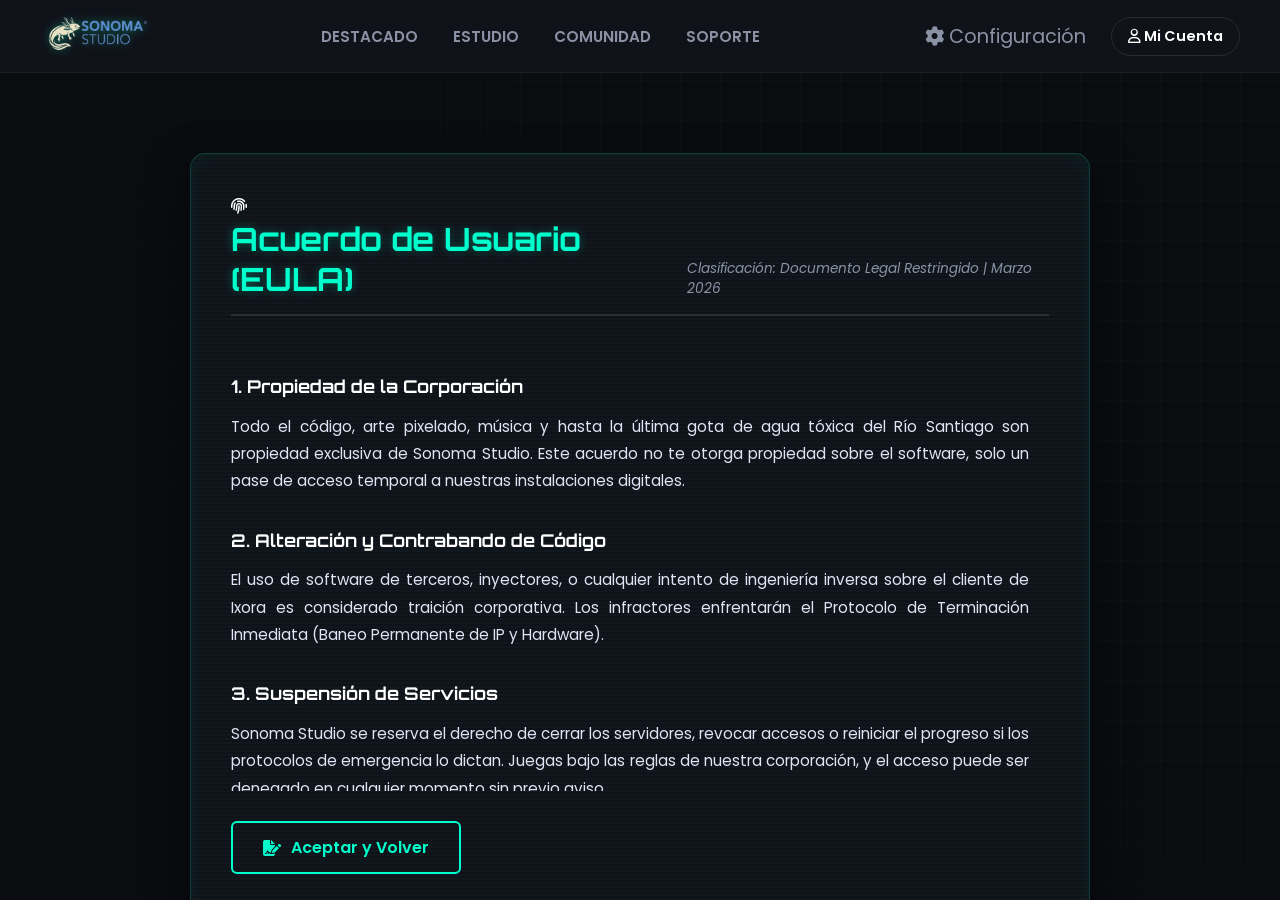
<file: acuerdo.html>
<!DOCTYPE html>
<html lang="es">
<head>
    <meta charset="UTF-8">
    <meta name="viewport" content="width=device-width, initial-scale=1.0">
    <title>Acuerdo de Usuario - Sonoma Studio</title>
    <link href="https://fonts.googleapis.com/css2?family=Orbitron:wght@800&family=Poppins:wght@300;400;600&family=Press+Start+2P&display=swap" rel="stylesheet">
    <link rel="stylesheet" href="https://cdnjs.cloudflare.com/ajax/libs/font-awesome/6.4.0/css/all.min.css">
    <link rel="stylesheet" href="styles.css">
</head>
<body class="page-fade-in"> 

    <div class="main-wrapper">
        <div class="game-background eula-bg"></div>

        <header class="top-header">
            <div class="logo-container">
                <img src="imagenes/logo.png" alt="Sonoma Studio Logo" class="logo-img-effect" onclick="window.location.href='index.html'">
            </div>
            <nav class="main-nav">
                <a href="index.html">Destacado</a>
                <a href="estudio.html">Estudio</a>
                <a href="comunidad.html">Comunidad</a>
                <a href="soporte.html">Soporte</a>
            </nav>
                <div class="header-actions">
                <button class="action-btn settings-btn" id="btnAjustesHeader" onclick="abrirAjustes(this)">
                    <i class="fa-solid fa-gear"></i>
                    <span class="settings-text">Configuración</span>
                </button>

                <!-- Menú de cuenta corregido -->
                <div class="account-container" id="userAccount">
                    <button class="action-btn login-btn" onclick="window.location.href='cuenta.html'"><i class="fa-regular fa-user"></i> Mi Cuenta</button>
                    <div class="account-dropdown" id="accountDropdown">
                        <span class="gamertag-display">Agente Sonoma</span>
                        <a href="cuenta.html" id="btnIrPerfil">Perfil</a>
                        <a href="#" onclick="abrirModalLogout(event)">Cerrar Sesión</a>
                    </div>
                </div>
            </div>
        </header>

        <main class="content-area legal-page-container">
            
            <div class="legal-wrapper eula-vault" style="margin: 40px auto; width: 100%;">
                
                <div class="fingerprint-scanner" title="Firma Biométrica Requerida">
                    <i class="fa-solid fa-fingerprint"></i>
                    <div class="scan-line"></div>
                </div>

                <div class="legal-header eula-header">
                    <h2>Acuerdo de Usuario (EULA)</h2>
                    <p class="last-updated">Clasificación: Documento Legal Restringido | Marzo 2026</p>
                </div>
                
                <div class="legal-content eula-text">
                    <h3>1. Propiedad de la Corporación</h3>
                    <p>Todo el código, arte pixelado, música y hasta la última gota de agua tóxica del Río Santiago son propiedad exclusiva de Sonoma Studio. Este acuerdo no te otorga propiedad sobre el software, solo un pase de acceso temporal a nuestras instalaciones digitales.</p>

                    <h3>2. Alteración y Contrabando de Código</h3>
                    <p>El uso de software de terceros, inyectores, o cualquier intento de ingeniería inversa sobre el cliente de Ixora es considerado traición corporativa. Los infractores enfrentarán el Protocolo de Terminación Inmediata (Baneo Permanente de IP y Hardware).</p>

                    <h3>3. Suspensión de Servicios</h3>
                    <p>Sonoma Studio se reserva el derecho de cerrar los servidores, revocar accesos o reiniciar el progreso si los protocolos de emergencia lo dictan. Juegas bajo las reglas de nuestra corporación, y el acceso puede ser denegado en cualquier momento sin previo aviso.</p>

                    <h3>4. Limitación de Responsabilidad</h3>
                    <p>Si pierdes tu botín en el Vertedero de Matatlán debido a una falla de red, un bug en la Matrix o mantenimiento del servidor, Sonoma Studio no se hace legal ni financieramente responsable. Entras al mundo de Ixora bajo tu propio riesgo.</p>

                    <h3>5. Jurisdicción y Contacto Legal</h3>
                    <p>Este Acuerdo y cualquier disputa que surja del uso de los mundos digitales de Sonoma Studio se regirán por las leyes del Estado de Jalisco, México. Para notificaciones legales, apelaciones de baneos o asuntos corporativos, el canal oficial es: <strong style="color: var(--primary-color);">legal@sonomastudio.com</strong>.</p>
                    <p style="font-size: 0.8rem; color: rgba(255,255,255,0.3); margin-top: 10px;">
                        Sonoma Studio &copy; 2026<br>
                        División de Desarrollo Interactivo<br>
                        Región Operativa: Jalisco, MX.
                    </p>
                </div>

                <button class="submit-btn btn-volver btn-eula" onclick="window.location.href='index.html'"><i class="fa-solid fa-file-signature"></i> Aceptar y Volver</button>
            </div>

            <footer class="studio-footer">
                <div class="footer-info">
                    <img src="imagenes/axolotito.png" alt="Sonoma Pequeño" class="logo-img-effect-small">
                    <p>&copy; 2026 Sonoma Studio. Todos los derechos reservados.</p>
                    
                    <div class="legal-links">
                        <a href="terminos.html">Términos y Condiciones</a>
                        <a href="privacidad.html">Política de Privacidad</a>
                        <a href="acuerdo.html">Acuerdo de Usuario</a>
                    </div>

                    <div class="payment-methods" title="Métodos de pago aceptados">
                        <i class="fa-brands fa-cc-visa"></i>
                        <i class="fa-brands fa-cc-mastercard"></i>
                        <i class="fa-brands fa-paypal"></i>
                    </div>
                </div>
                <div class="footer-links">
                    <a href="#"><i class="fa-brands fa-facebook-f"></i></a> 
                    <a href="#"><i class="fa-brands fa-twitter"></i></a>
                    <a href="#"><i class="fa-brands fa-youtube"></i></a>
                    <a href="#"><i class="fa-brands fa-discord"></i></a>
                </div>
            </footer>

        </main>
    </div>

    <script src="script.js"></script>
</body>
</html>
</file>
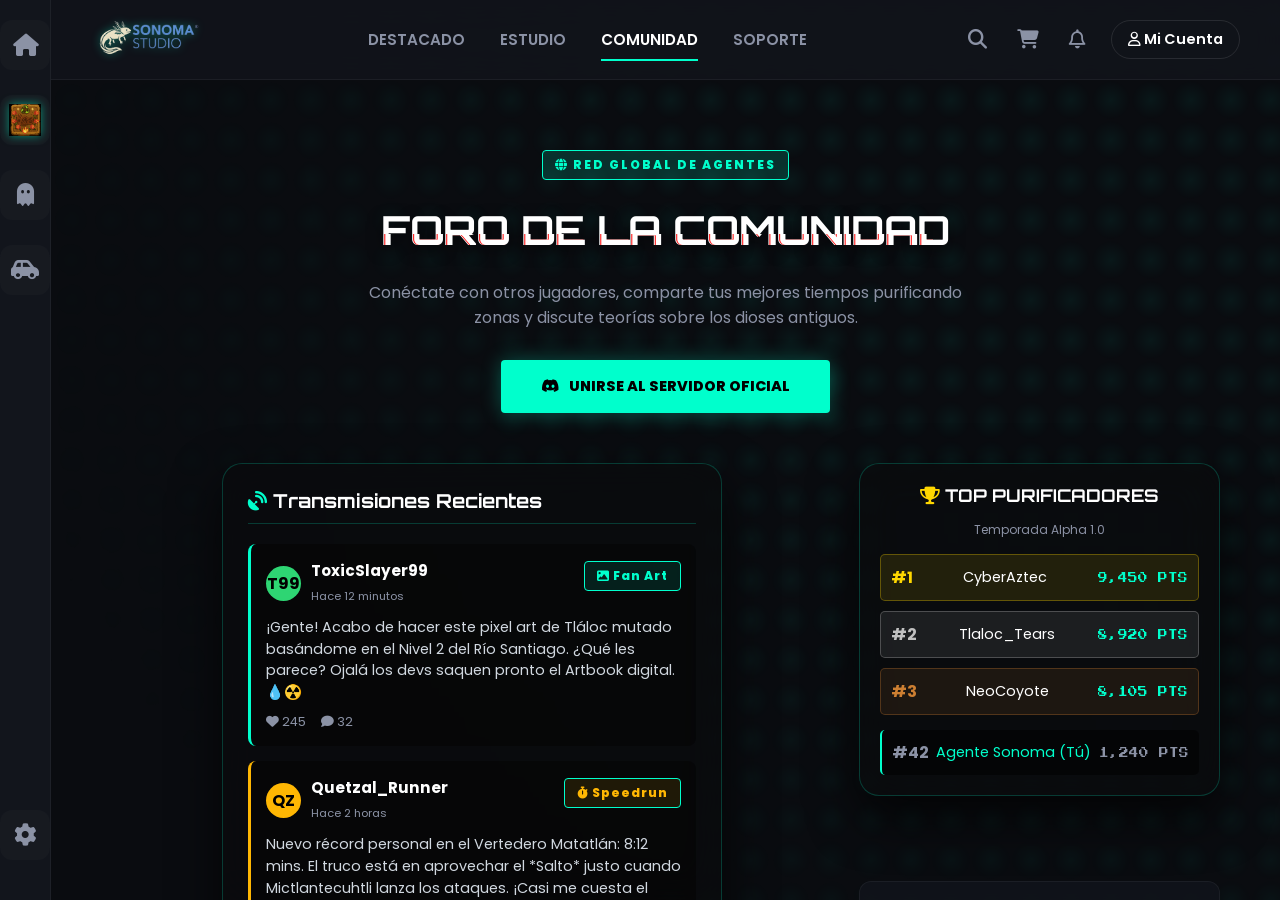
<file: comunidad.html>
<!DOCTYPE html>
<html lang="es">
<head>
    <meta charset="UTF-8">
    <meta name="viewport" content="width=device-width, initial-scale=1.0">
    <title>Comunidad - Sonoma Studio</title>
    <link href="https://fonts.googleapis.com/css2?family=Orbitron:wght@800&family=Poppins:wght@300;400;600&family=Press+Start+2P&display=swap" rel="stylesheet">
    <link rel="stylesheet" href="https://cdnjs.cloudflare.com/ajax/libs/font-awesome/6.4.0/css/all.min.css">
    <link rel="stylesheet" href="styles.css">
</head>
<body class="page-fade-in">

    <aside class="sidebar">
        <div class="sidebar-icon" onclick="window.location.href='index.html'">
            <i class="fa-solid fa-house"></i><span class="game-name-pixel">INICIO</span>
        </div>
        <div class="sidebar-icon" onclick="window.location.href='ixora.html'">
            <img src="imagenes/logo-ixora.jpg" alt="Logo Ixora" class="sidebar-custom-logo"><span class="game-name-pixel">IXORA</span>
        </div>      
        <div class="sidebar-icon" onclick="cambiarJuego(this)"><i class="fa-solid fa-ghost"></i><span class="game-name-pixel">PHANTOM</span>
        </div>  
        <div class="sidebar-icon" onclick="cambiarJuego(this)">
            <i class="fa-solid fa-car-side"></i><span class="game-name-pixel">NEON RUSH</span>
        </div>
        <div class="sidebar-icon" id="btnAjustesSidebar" style="margin-top: auto; margin-bottom: 20px;" onclick="abrirAjustes(this)">
            <i class="fa-solid fa-gear"></i><span class="game-name-pixel">AJUSTES</span>
        </div>
    </aside>

    <div class="main-wrapper">
        <div class="game-background" style="background-image: radial-gradient(circle at center, rgba(0, 255, 204, 0.05) 0%, transparent 70%);"></div>

        <header class="top-header">
            <div class="logo-container">
                <img src="imagenes/logo.png" alt="Sonoma Studio Logo" class="logo-img-effect" onclick="window.location.href='index.html'" style="cursor: pointer;">
            </div>
            
            <nav class="main-nav">
                <a href="index.html">Destacado</a>
                <a href="estudio.html">Estudio</a>
                <a href="comunidad.html" class="active">Comunidad</a>
                <a href="soporte.html">Soporte</a>
            </nav>

            <div class="header-actions">
                <button class="action-btn"><i class="fa-solid fa-magnifying-glass"></i></button>
                <button class="action-btn cart-btn" id="cartBtnMain" onclick="abrirCarrito()">
                    <i class="fa-solid fa-cart-shopping"></i>
                    <span class="cart-text">Comprar</span>
                    <span id="cartBadge" class="cart-badge hidden">0</span>
                </button>                
                <button class="action-btn" id="btnNotificaciones" onclick="abrirNotificaciones()">
                    <i class="fa-regular fa-bell"></i>
                    <span id="notifBadge" class="cart-badge hidden">!</span>
                </button>
                
                <div class="account-container" id="userAccount">
                    <button class="action-btn login-btn" onclick="window.location.href='cuenta.html'"><i class="fa-regular fa-user"></i> Mi Cuenta</button>
                    <div class="account-dropdown" id="accountDropdown">
                        <span class="gamertag-display">Agente Sonoma</span>
                        <a href="cuenta.html" id="btnIrPerfil">Perfil</a>
                        <a href="#" onclick="abrirModalLogout(event)">Cerrar Sesión</a>
                    </div>
                </div>
        </header>

        <main class="content-area" style="overflow-y: auto; max-height: calc(100vh - 80px);">
            
            <section class="hero-section" style="min-height: auto; padding: 30px 0; margin-bottom: 20px; text-align: center; flex-direction: column;">
                <span class="badge pulse-badge" style="letter-spacing: 2px;"><i class="fa-solid fa-globe"></i> RED GLOBAL DE AGENTES</span>
                <h1 class="glitch" data-text="FORO DE LA COMUNIDAD" style="font-size: 2.5rem; margin-top: 15px;">FORO DE LA COMUNIDAD</h1>
                <p style="font-size: 1rem; color: var(--text-muted); max-width: 600px; margin: 10px auto;">
                    Conéctate con otros jugadores, comparte tus mejores tiempos purificando zonas y discute teorías sobre los dioses antiguos.
                </p>
                <button class="play-btn" style="margin-top: 20px; font-size: 0.9rem;"><i class="fa-brands fa-discord"></i> UNIRSE AL SERVIDOR OFICIAL</button>
            </section>

            <div style="display: grid; grid-template-columns: 2fr 1fr; gap: 25px; margin-bottom: 40px;" class="news-grid">
                
                <section class="glass-panel" style="padding: 25px;">
                    <h3 style="font-family: 'Orbitron', sans-serif; font-size: 1.2rem; margin-bottom: 20px; border-bottom: 1px solid rgba(0,255,204,0.2); padding-bottom: 10px;">
                        <i class="fa-solid fa-satellite-dish fa-fade" style="color: var(--primary-color);"></i> Transmisiones Recientes
                    </h3>

                    <div style="background: rgba(0,0,0,0.4); border-radius: 8px; padding: 15px; margin-bottom: 15px; border-left: 3px solid var(--primary-color);">
                        <div style="display: flex; justify-content: space-between; align-items: center; margin-bottom: 10px;">
                            <div style="display: flex; align-items: center; gap: 10px;">
                                <div style="width: 35px; height: 35px; border-radius: 50%; background: #2ed573; display: flex; align-items: center; justify-content: center; font-weight: bold; color: #000;">T99</div>
                                <div>
                                    <h4 style="font-size: 0.95rem; margin: 0;">ToxicSlayer99</h4>
                                    <span style="font-size: 0.7rem; color: var(--text-muted);">Hace 12 minutos</span>
                                </div>
                            </div>
                            <span class="badge" style="background: rgba(0,255,204,0.1); color: var(--primary-color);"><i class="fa-solid fa-image"></i> Fan Art</span>
                        </div>
                        <p style="font-size: 0.9rem; color: #d1d8e0; line-height: 1.5;">
                            ¡Gente! Acabo de hacer este pixel art de Tláloc mutado basándome en el Nivel 2 del Río Santiago. ¿Qué les parece? Ojalá los devs saquen pronto el Artbook digital. 💧☢️
                        </p>
                        <div style="display: flex; gap: 15px; margin-top: 10px; font-size: 0.8rem; color: var(--text-muted);">
                            <span style="cursor: pointer; transition: color 0.2s;" onmouseover="this.style.color='var(--primary-color)'" onmouseout="this.style.color='var(--text-muted)'"><i class="fa-solid fa-heart"></i> 245</span>
                            <span style="cursor: pointer; transition: color 0.2s;" onmouseover="this.style.color='var(--primary-color)'" onmouseout="this.style.color='var(--text-muted)'"><i class="fa-solid fa-comment"></i> 32</span>
                        </div>
                    </div>

                    <div style="background: rgba(0,0,0,0.4); border-radius: 8px; padding: 15px; margin-bottom: 15px; border-left: 3px solid #ffb703;">
                        <div style="display: flex; justify-content: space-between; align-items: center; margin-bottom: 10px;">
                            <div style="display: flex; align-items: center; gap: 10px;">
                                <div style="width: 35px; height: 35px; border-radius: 50%; background: #ffb703; display: flex; align-items: center; justify-content: center; font-weight: bold; color: #000;">QZ</div>
                                <div>
                                    <h4 style="font-size: 0.95rem; margin: 0;">Quetzal_Runner</h4>
                                    <span style="font-size: 0.7rem; color: var(--text-muted);">Hace 2 horas</span>
                                </div>
                            </div>
                            <span class="badge" style="background: rgba(255, 183, 3, 0.1); color: #ffb703;"><i class="fa-solid fa-stopwatch"></i> Speedrun</span>
                        </div>
                        <p style="font-size: 0.9rem; color: #d1d8e0; line-height: 1.5;">
                            Nuevo récord personal en el Vertedero Matatlán: 8:12 mins. El truco está en aprovechar el *Salto* justo cuando Mictlantecuhtli lanza los ataques. ¡Casi me cuesta el control! 🎮🔥
                        </p>
                        <div style="display: flex; gap: 15px; margin-top: 10px; font-size: 0.8rem; color: var(--text-muted);">
                            <span style="cursor: pointer; transition: color 0.2s;" onmouseover="this.style.color='var(--primary-color)'" onmouseout="this.style.color='var(--text-muted)'"><i class="fa-solid fa-heart"></i> 112</span>
                            <span style="cursor: pointer; transition: color 0.2s;" onmouseover="this.style.color='var(--primary-color)'" onmouseout="this.style.color='var(--text-muted)'"><i class="fa-solid fa-comment"></i> 18</span>
                        </div>
                    </div>

                    <button class="secondary-btn" style="width: 100%; margin-top: 10px;">Cargar más transmisiones...</button>
                </section>

                <div style="display: flex; flex-direction: column; gap: 25px;">
                    
                    <section class="glass-panel" style="padding: 20px;">
                        <h3 style="font-family: 'Orbitron', sans-serif; font-size: 1.1rem; margin-bottom: 15px; text-align: center;">
                            <i class="fa-solid fa-trophy" style="color: #ffd700;"></i> TOP PURIFICADORES
                        </h3>
                        <p style="font-size: 0.75rem; color: var(--text-muted); text-align: center; margin-bottom: 15px;">Temporada Alpha 1.0</p>
                        
                        <div style="display: flex; flex-direction: column; gap: 10px;">
                            <div style="display: flex; justify-content: space-between; align-items: center; background: rgba(255, 215, 0, 0.1); padding: 10px; border-radius: 5px; border: 1px solid rgba(255, 215, 0, 0.3);">
                                <span style="font-weight: bold; color: #ffd700;">#1</span>
                                <span style="font-size: 0.9rem;">CyberAztec</span>
                                <span style="font-family: 'Press Start 2P', cursive; font-size: 0.6rem; color: var(--primary-color);">9,450 PTS</span>
                            </div>
                            <div style="display: flex; justify-content: space-between; align-items: center; background: rgba(192, 192, 192, 0.1); padding: 10px; border-radius: 5px; border: 1px solid rgba(192, 192, 192, 0.3);">
                                <span style="font-weight: bold; color: #c0c0c0;">#2</span>
                                <span style="font-size: 0.9rem;">Tlaloc_Tears</span>
                                <span style="font-family: 'Press Start 2P', cursive; font-size: 0.6rem; color: var(--primary-color);">8,920 PTS</span>
                            </div>
                            <div style="display: flex; justify-content: space-between; align-items: center; background: rgba(205, 127, 50, 0.1); padding: 10px; border-radius: 5px; border: 1px solid rgba(205, 127, 50, 0.3);">
                                <span style="font-weight: bold; color: #cd7f32;">#3</span>
                                <span style="font-size: 0.9rem;">NeoCoyote</span>
                                <span style="font-family: 'Press Start 2P', cursive; font-size: 0.6rem; color: var(--primary-color);">8,105 PTS</span>
                            </div>
                            <div style="display: flex; justify-content: space-between; align-items: center; background: rgba(0, 0, 0, 0.5); padding: 10px; border-radius: 5px; margin-top: 5px; border-left: 2px solid var(--primary-color);">
                                <span style="font-weight: bold; color: var(--text-muted);">#42</span>
                                <span style="font-size: 0.9rem; color: var(--primary-color);">Agente Sonoma (Tú)</span>
                                <span style="font-family: 'Press Start 2P', cursive; font-size: 0.6rem; color: var(--text-muted);">1,240 PTS</span>
                            </div>
                        </div>
                    </section>

                    <section class="news-card" style="padding: 20px; background: rgba(18, 21, 28, 0.8);">
                        <span class="badge" style="background: #ff4757; color: #fff; margin-bottom: 10px; display: inline-block;"><i class="fa-solid fa-fire"></i> EVENTO ACTIVO</span>
                        <h4 style="font-size: 1rem; margin-bottom: 10px;">Campaña de Limpieza: CETI</h4>
                        <p style="font-size: 0.8rem; color: var(--text-muted); margin-bottom: 15px;">La comunidad debe recolectar colectivamente 100,000 unidades de residuos en el Nivel 1 para desbloquear un skin exclusivo.</p>
                        <div style="width: 100%; height: 8px; background: rgba(255,255,255,0.1); border-radius: 4px; overflow: hidden; margin-bottom: 5px;">
                            <div style="width: 65%; height: 100%; background: #ff4757; box-shadow: 0 0 10px #ff4757;"></div>
                        </div>
                        <div style="text-align: right; font-size: 0.7rem; color: #fff;">65,000 / 100,000</div>
                    </section>

                </div>
            </div>

            <footer class="studio-footer" style="margin-top: 5px;">
                <div class="footer-info">
                    <img src="imagenes/axolotito.png" alt="Sonoma Pequeño" class="logo-img-effect-small">
                    <p>© 2026 Sonoma Studio. Todos los derechos reservados.</p>
                    <div class="legal-links">
                        <a href="terminos.html">Términos y Condiciones</a>
                        <a href="privacidad.html">Política de Privacidad</a>
                        <a href="acuerdo.html">Acuerdo de Usuario</a>
                    </div>
                                            <div style="margin-top: 20px; padding-top: 15px; border-top: 1px solid rgba(255,255,255,0.1); width: 100%;">
                        <p style="color: var(--text-muted); font-size: 0.85rem; font-weight: bold; margin-bottom: 15px;">Alianzas Estratégicas y Medios</p>
                        <div style="display: flex; gap: 20px; align-items: center; flex-wrap: wrap;">
            
                            <a href="https://logitech-web-three.vercel.app/" target="_blank" title="Visitar Empresa 1">
                                <img src="imagenes/LOGO1.jpg" alt="Empresa 1" style="height: 35px; border-radius: 5px; filter: grayscale(100%); transition: filter 0.3s, transform 0.3s;" onmouseover="this.style.filter='grayscale(0%)'; this.style.transform='scale(1.1)';" onmouseout="this.style.filter='grayscale(100%)'; this.style.transform='scale(1)';">
                            </a>
                            
                            <a href="https://neoo-three.vercel.app" target="_blank" title="Visitar Neoo">
                                <img src="imagenes/LOGO2.png" alt="Empresa 2" style="height: 35px; border-radius: 5px; filter: grayscale(100%); transition: filter 0.3s, transform 0.3s;" onmouseover="this.style.filter='grayscale(0%)'; this.style.transform='scale(1.1)';" onmouseout="this.style.filter='grayscale(100%)'; this.style.transform='scale(1)';">
                            </a>
                            
                            <a href="https://tusitiopronto.netlify.app" target="_blank" title="Visitar Tu Sitio Pronto">
                                <img src="imagenes/LOGO3.jpeg" alt="Empresa 3" style="height: 35px; border-radius: 5px; filter: grayscale(100%); transition: filter 0.3s, transform 0.3s;" onmouseover="this.style.filter='grayscale(0%)'; this.style.transform='scale(1.1)';" onmouseout="this.style.filter='grayscale(100%)'; this.style.transform='scale(1)';">
                            </a>
                        </div>
                    <div class="payment-methods"><i class="fa-brands fa-cc-visa"></i><i class="fa-brands fa-cc-mastercard"></i><i class="fa-brands fa-paypal"></i></div>
                </div>
                <div class="footer-links"><a href="#"><i class="fa-brands fa-facebook-f"></i></a><a href="#"><i class="fa-brands fa-twitter"></i></a><a href="#"><i class="fa-brands fa-youtube"></i></a><a href="#"><i class="fa-brands fa-discord"></i></a></div>
            </footer>
        </main>
    </div>
<div class="settings-overlay hidden" id="cartOverlay" onclick="cerrarCarrito()">
        <div class="settings-drawer glass-panel" id="cartDrawer" style="padding:30px;" onclick="event.stopPropagation()">
            <div class="settings-header">
                <h2><i class="fa-solid fa-cart-shopping"></i> Tu Carrito</h2>
                <button class="close-settings" onclick="cerrarCarrito()"><i class="fa-solid fa-xmark"></i></button>
            </div>
            <div class="settings-content" style="padding: 20px 0;">
                <div id="cartItemsList"></div>
                <div style="display:flex; justify-content:space-between; align-items:center; border-top:1px solid rgba(255,255,255,0.1); margin-top:20px; padding-top:15px;">
                    <span style="color:var(--text-muted);">Total Estimado:</span>
                    <span id="cartTotalDisplay" style="color:var(--primary-color); font-weight:bold; font-size:1.2rem;">$0.00 MXN</span>
                </div>
                <button class="btn-mercado-pago" onclick="procederPagoMP()">
                    <i class="fa-regular fa-handshake" style="font-size: 1.3rem; vertical-align: middle; margin-right: 8px;"></i>
                    PAGAR CON MERCADO PAGO
                </button>
            </div>
        </div>
    </div>

    <div class="custom-modal-overlay hidden" id="logoutModalOverlay">
        <div class="custom-modal">
            <div class="modal-icon"><i class="fa-solid fa-triangle-exclamation"></i></div>
            <h3>¿CERRAR CONEXIÓN?</h3>
            <p>Estás a punto de desconectarte de la red de Sonoma Studio. ¿Estás seguro?</p>
            <div class="modal-buttons">
                <button class="modal-btn btn-no" onclick="cerrarModalLogout()">No, regresar</button>
                <button class="modal-btn btn-yes" onclick="confirmarLogout()">Sí, desconectar</button>
            </div>
        </div>
    </div>

    <div class="settings-overlay hidden" id="settingsModalOverlay" onclick="cerrarAjustes()">
        <div class="settings-drawer glass-panel" id="settingsDrawer" onclick="event.stopPropagation()">
            <div class="settings-header">
                <h2><i class="fa-solid fa-sliders"></i> Ajustes</h2>
                <button class="close-settings" onclick="cerrarAjustes()"><i class="fa-solid fa-arrow-right-to-bracket"></i></button>
            </div>
            <div class="settings-topbar">
                <button class="setting-tab-btn active" onclick="cambiarPestañaAjustes(this, 'tab-cuenta')"><i class="fa-solid fa-user-shield"></i> Cuenta</button>
                <button class="setting-tab-btn" onclick="cambiarPestañaAjustes(this, 'tab-juego')"><i class="fa-solid fa-gamepad"></i> Sistema</button>
                <button class="setting-tab-btn" onclick="cambiarPestañaAjustes(this, 'tab-audio')"><i class="fa-solid fa-headphones"></i> Audio</button>
            </div>
            <div class="settings-content">
                <div id="tab-cuenta" class="setting-section active">
                    <h3>Identidad de Agente</h3>
                    <p class="settings-desc">Tu alias en la red. Sujeto a reglas de la corporación.</p>
                    <div class="gamertag-manager">
                        <label>Gamertag Actual:</label>
                        <input type="text" id="ajustesGamertagActual" readonly value="Cargando...">
                        <label style="margin-top: 15px;">Nuevo Gamertag (max 15):</label>
                        <div class="change-tag-group">
                            <input type="text" id="ajustesNuevoGamertag" maxlength="15" placeholder="Ej. CazadorX">
                            <button class="submit-btn" onclick="solicitarCambioGamertag()">Actualizar</button>
                        </div>
                        <p id="gamertagStatusMsg" class="gamertag-status">Estado: En espera de autorización...</p>
                    </div>
                    <div id="premiumUnlockPanel" class="premium-panel hidden">
                        <h4><i class="fa-solid fa-lock"></i> Cambio Bloqueado (6 Meses)</h4>
                        <p>Soborna a la corporación para liberar el nombre inmediatamente.</p>
                        <button class="premium-btn" onclick="pagarDolarSimulado()"><i class="fa-solid fa-sack-dollar"></i> Pagar $1.00 USD</button>
                    </div>
                </div>
                <div id="tab-juego" class="setting-section hidden">
                    <h3>Opciones de Sistema</h3>
                    <div class="settings-row">
                        <label>Idioma del Servidor:</label>
                        <select class="dark-select">
                            <option value="es" selected>Español (Latinoamérica)</option>
                            <option value="en">English (US)</option>
                            <option value="pt">Português (Brasil)</option>
                        </select>
                    </div>
                    <div class="settings-row">
                        <label>Filtro Visual Retro:</label>
                        <select class="dark-select">
                            <option value="off" selected>Desactivado (Pixel Perfect)</option>
                            <option value="crt">Efecto Monitor CRT</option>
                            <option value="scanlines">Scanlines (Líneas)</option>
                        </select>
                    </div>
                </div>
                <div id="tab-audio" class="setting-section hidden">
                    <h3>Mezclador de Frecuencias</h3>
                    <div class="slider-group">
                        <label><i class="fa-solid fa-volume-high"></i> Volumen Maestro</label>
                        <input type="range" min="0" max="100" value="80" class="cyber-slider">
                    </div>
                    <div class="slider-group">
                        <label><i class="fa-solid fa-music"></i> Música (OST)</label>
                        <input type="range" min="0" max="100" value="100" class="cyber-slider">
                    </div>
                    <div class="slider-group">
                        <label><i class="fa-solid fa-burst"></i> Efectos (SFX)</label>
                        <input type="range" min="0" max="100" value="60" class="cyber-slider">
                    </div>
                </div>
            </div>
        </div>
    </div>

    <div class="custom-modal-overlay hidden" id="sonomaAlertOverlay" style="z-index: 3000;">
        <div class="custom-modal">
            <div class="modal-icon" id="sonomaAlertIcon"><i class="fa-solid fa-circle-exclamation"></i></div>
            <h3 id="sonomaAlertTitle" style="font-family: 'Orbitron', sans-serif; margin-bottom: 10px;">ALERTA</h3>
            <p id="sonomaAlertMessage" style="color: var(--text-muted); font-size: 0.9rem; margin-bottom: 25px;">Mensaje</p>
            <div class="modal-buttons" id="sonomaAlertButtons">
                <button class="modal-btn btn-yes" onclick="cerrarAlertaSonoma()">Entendido</button>
            </div>
        </div>
    </div>

    <div class="custom-modal-overlay hidden" id="loadingPaymentOverlay" style="z-index: 4000; background: rgba(0,0,0,0.95);">
        <div style="text-align: center; display: flex; flex-direction: column; align-items: center;">
            <div class="loader-spinner"></div>
            <h3 class="glitch" data-text="PROCESANDO TRANSACCIÓN..." style="font-size: 1.5rem; margin-bottom: 10px;">PROCESANDO TRANSACCIÓN...</h3>
            <p style="color: var(--primary-color); font-size: 0.85rem; letter-spacing: 2px;">CONECTANDO CON MERCADO PAGO <i class="fa-solid fa-lock"></i></p>
        </div>
    </div>

    <div class="settings-overlay hidden" id="notifOverlay" onclick="cerrarNotificaciones()">
        <div class="settings-drawer glass-panel" id="notifDrawer" style="padding:30px;" onclick="event.stopPropagation()">
            <div class="settings-header">
                <h2><i class="fa-solid fa-bell"></i> Biblioteca y Recibos</h2>
                <button class="close-settings" onclick="cerrarNotificaciones()"><i class="fa-solid fa-xmark"></i></button>
            </div>
            <div class="settings-content" id="purchasedItemsList" style="padding: 20px 0;">
            </div>
        </div>
    </div>
    <script src="script.js"></script>
</body>
</html>
</file>
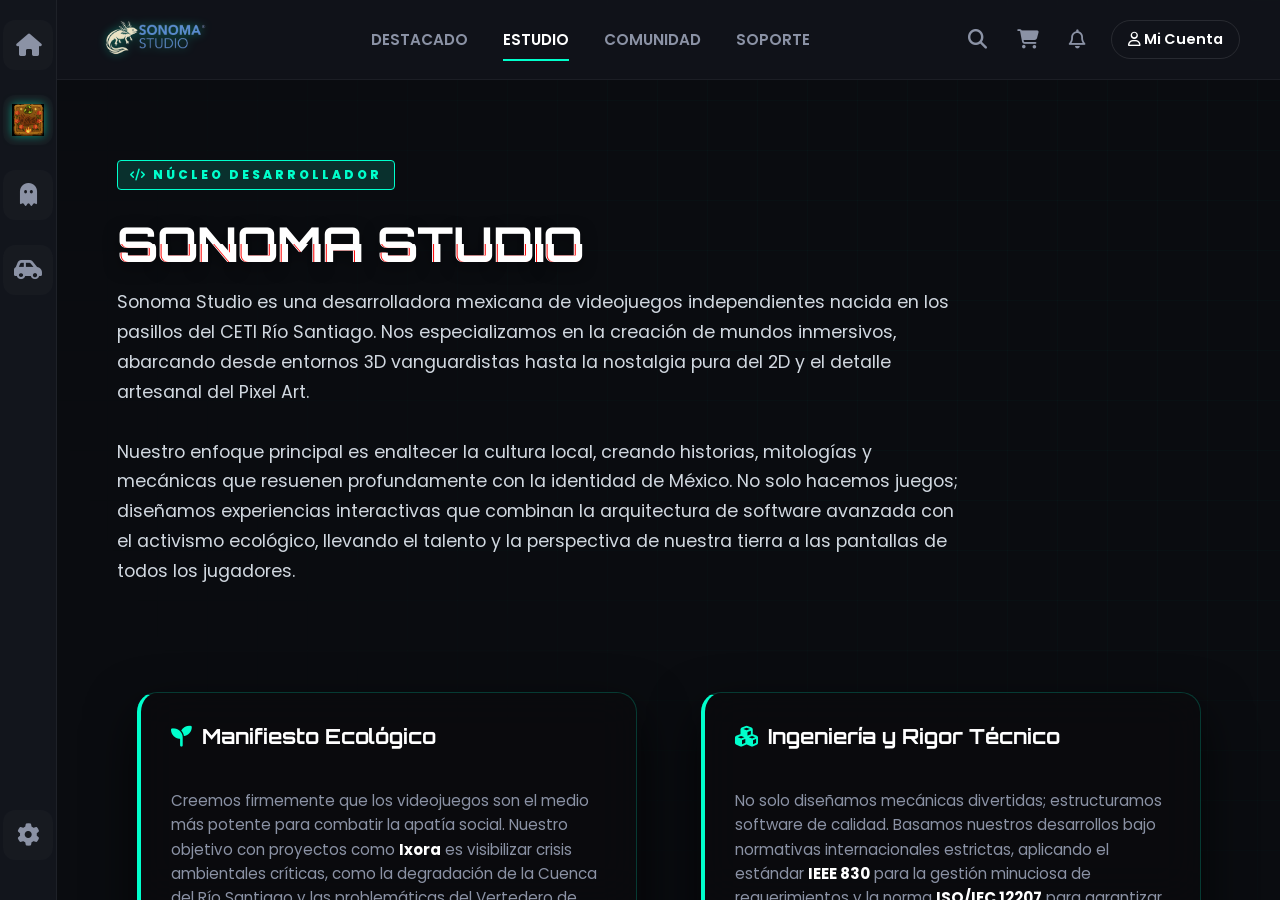
<file: estudio.html>
<!DOCTYPE html>
<html lang="es">
<head>
    <meta charset="UTF-8">
    <meta name="viewport" content="width=device-width, initial-scale=1.0">
    <title>Estudio - Sonoma Studio</title>
    <link href="https://fonts.googleapis.com/css2?family=Orbitron:wght@800&family=Poppins:wght@300;400;600&family=Press+Start+2P&display=swap" rel="stylesheet">
    <link rel="stylesheet" href="https://cdnjs.cloudflare.com/ajax/libs/font-awesome/6.4.0/css/all.min.css">
    <link rel="stylesheet" href="styles.css">
</head>
<body class="page-fade-in">

    <aside class="sidebar">
        <div class="sidebar-icon" onclick="window.location.href='index.html'">
            <i class="fa-solid fa-house"></i><span class="game-name-pixel">INICIO</span>
        </div>
        <div class="sidebar-icon" onclick="window.location.href='ixora.html'">
            <img src="imagenes/logo-ixora.jpg" alt="Logo Ixora" class="sidebar-custom-logo"><span class="game-name-pixel">IXORA</span>
        </div>        
        <div class="sidebar-icon" onclick="cambiarJuego(this)"><i class="fa-solid fa-ghost"></i><span class="game-name-pixel">PHANTOM</span>
        </div>
        <div class="sidebar-icon" onclick="cambiarJuego(this)">
            <i class="fa-solid fa-car-side"></i><span class="game-name-pixel">NEON RUSH</span>
        </div>
        <div class="sidebar-icon" id="btnAjustesSidebar" style="margin-top: auto; margin-bottom: 20px;" onclick="abrirAjustes(this)">
            <i class="fa-solid fa-gear"></i><span class="game-name-pixel">AJUSTES</span>
        </div>
    </aside>

    <div class="main-wrapper">
        <div class="game-background" style="background-image: linear-gradient(rgba(0, 255, 204, 0.02) 1px, transparent 1px), linear-gradient(90deg, rgba(0, 255, 204, 0.02) 1px, transparent 1px); background-size: 50px 50px;"></div>

        <header class="top-header">
            <div class="logo-container">
                <img src="imagenes/logo.png" alt="Sonoma Studio Logo" class="logo-img-effect" onclick="window.location.href='index.html'" style="cursor: pointer;">
            </div>
            
            <nav class="main-nav">
                <a href="index.html">Destacado</a>
                <a href="estudio.html" class="active">Estudio</a>
                <a href="comunidad.html">Comunidad</a>
                <a href="soporte.html">Soporte</a>
            </nav>

            <div class="header-actions">
                <button class="action-btn"><i class="fa-solid fa-magnifying-glass"></i></button>
                <button class="action-btn cart-btn" id="cartBtnMain" onclick="abrirCarrito()">
                    <i class="fa-solid fa-cart-shopping"></i>
                    <span class="cart-text">Comprar</span>
                    <span id="cartBadge" class="cart-badge hidden">0</span>
                </button>                
                <button class="action-btn" id="btnNotificaciones" onclick="abrirNotificaciones()">
                    <i class="fa-regular fa-bell"></i>
                    <span id="notifBadge" class="cart-badge hidden">!</span>
                </button>
                
                <div class="account-container" id="userAccount">
                    <button class="action-btn login-btn" onclick="window.location.href='cuenta.html'"><i class="fa-regular fa-user"></i> Mi Cuenta</button>
                    <div class="account-dropdown" id="accountDropdown">
                        <span class="gamertag-display">Agente Sonoma</span>
                        <a href="cuenta.html" id="btnIrPerfil">Perfil</a>
                        <a href="#" onclick="abrirModalLogout(event)">Cerrar Sesión</a>
                    </div>
                </div>
        </header>

        <main class="content-area" style="overflow-y: auto; max-height: calc(100vh - 80px);">
            
            <section class="hero-section" style="min-height: auto; padding: 40px 0; margin-bottom: 30px;">
                <div class="hero-content" style="max-width: 100%;">
                    <span class="badge pulse-badge" style="letter-spacing: 3px;"><i class="fa-solid fa-code"></i> NÚCLEO DESARROLLADOR</span>
                    <h1 class="glitch" data-text="SONOMA STUDIO" style="font-size: 3rem; margin-top: 15px;">SONOMA STUDIO</h1>
                    <p style="font-size: 1.1rem; max-width: 850px; margin-top: 15px; line-height: 1.7; color: #d1d8e0;">
                        Sonoma Studio es una desarrolladora mexicana de videojuegos independientes nacida en los pasillos del CETI Río Santiago. Nos especializamos en la creación de mundos inmersivos, abarcando desde entornos 3D vanguardistas hasta la nostalgia pura del 2D y el detalle artesanal del Pixel Art. 
                        <br><br>
                        Nuestro enfoque principal es enaltecer la cultura local, creando historias, mitologías y mecánicas que resuenen profundamente con la identidad de México. No solo hacemos juegos; diseñamos experiencias interactivas que combinan la arquitectura de software avanzada con el activismo ecológico, llevando el talento y la perspectiva de nuestra tierra a las pantallas de todos los jugadores.
                    </p>
                </div>
            </section>

            <section class="promo-section" style="margin-bottom: 40px;">
               <div style="display: grid; grid-template-columns: repeat(auto-fit, minmax(350px, 1fr)); gap: 25px;">
                    
                    <div class="glass-panel" style="padding: 30px; display: flex; flex-direction: column; gap: 15px; border-left: 4px solid var(--primary-color);">
                        <h3 style="font-family: 'Orbitron', sans-serif; color: #fff; font-size: 1.3rem;"><i class="fa-solid fa-seedling" style="color: var(--primary-color);"></i> Manifiesto Ecológico</h3>
                        <p style="color: var(--text-muted); font-size: 0.95rem; line-height: 1.6;">
                            Creemos firmemente que los videojuegos son el medio más potente para combatir la apatía social. Nuestro objetivo con proyectos como <span style="color: #fff; font-weight: bold;">Ixora</span> es visibilizar crisis ambientales críticas, como la degradación de la Cuenca del Río Santiago y las problemáticas del Vertedero de Matatlán, transformando la educación ambiental en un desafío lúdico interactivo.
                        </p>
                    </div>

                    <div class="glass-panel" style="padding: 30px; display: flex; flex-direction: column; gap: 15px; border-left: 4px solid var(--primary-color);">
                        <h3 style="font-family: 'Orbitron', sans-serif; color: #fff; font-size: 1.3rem;"><i class="fa-solid fa-cubes" style="color: var(--primary-color);"></i> Ingeniería y Rigor Técnico</h3>
                        <p style="color: var(--text-muted); font-size: 0.95rem; line-height: 1.6;">
                            No solo diseñamos mecánicas divertidas; estructuramos software de calidad. Basamos nuestros desarrollos bajo normativas internacionales estrictas, aplicando el estándar <span style="color: #fff; font-weight: bold;">IEEE 830</span> para la gestión minuciosa de requerimientos y la norma <span style="color: #fff; font-weight: bold;">ISO/IEC 12207</span> para garantizar un ciclo de vida óptimo, escalable y libre de errores críticos.
                        </p>
                    </div>

                </div>
            </section>

            <section class="news-section" style="margin-bottom: 40px;">
                <h3 style="font-family: 'Orbitron', sans-serif; font-size: 1.5rem; margin-bottom: 25px; letter-spacing: 2px;"><i class="fa-solid fa-users-gear" style="color: var(--primary-color);"></i> SCRIPT / INTEGRANTES</h3>
                
                <div class="news-grid" style="grid-template-columns: repeat(auto-fit, minmax(280px, 1fr)); gap: 20px;">
                    
                    <div class="news-card" style="padding: 25px; text-align: center; background: rgba(18, 21, 28, 0.4);">
                        <div style="width: 80px; height: 80px; border-radius: 50%; border: 2px solid var(--primary-color); display: flex; align-items: center; justify-content: center; margin: 0 auto 15px auto; background: rgba(0,255,204,0.05); box-shadow: 0 0 15px rgba(0,255,204,0.2);">
                            <i class="fa-solid fa-palette" style="font-size: 2rem; color: var(--primary-color);"></i>
                        </div>
                        <h4 style="font-size: 1.1rem; margin-bottom: 5px;">Donovan O. Pérez</h4>
                        <span style="font-family: 'Press Start 2P', cursive; font-size: 0.55rem; color: var(--primary-color); letter-spacing: 1px;">ART & UI DESIGNER</span>
                        <p style="color: var(--text-muted); font-size: 0.85rem; margin-top: 15px; line-height: 1.5;">
                            Responsable de la dirección de identidad visual del estudio y diseño de interfaces UX/UI responsivas mediante LibreSprite.
                        </p>
                    </div>

                    <div class="news-card" style="padding: 25px; text-align: center; background: rgba(18, 21, 28, 0.4);">
                        <div style="width: 80px; height: 80px; border-radius: 50%; border: 2px solid var(--primary-color); display: flex; align-items: center; justify-content: center; margin: 0 auto 15px auto; background: rgba(0,255,204,0.05); box-shadow: 0 0 15px rgba(0,255,204,0.2);">
                            <i class="fa-solid fa-gamepad" style="font-size: 2rem; color: var(--primary-color);"></i>
                        </div>
                        <h4 style="font-size: 1.1rem; margin-bottom: 5px;">Luis F. Murguía</h4>
                        <span style="font-family: 'Press Start 2P', cursive; font-size: 0.55rem; color: var(--primary-color); letter-spacing: 1px;">LEVEL DESIGNER</span>
                        <p style="color: var(--text-muted); font-size: 0.85rem; margin-top: 15px; line-height: 1.5;">
                            Encargado del mapeado topográfico de las zonas de cuarentena, modelado de entornos conceptuales, diseño lógico de comportamientos e inteligencia artificial de jefes y optimización de assets 16-bits.
                        </p>
                    </div>

                    <div class="news-card" style="padding: 25px; text-align: center; background: rgba(18, 21, 28, 0.4);">
                        <div style="width: 80px; height: 80px; border-radius: 50%; border: 2px solid var(--primary-color); display: flex; align-items: center; justify-content: center; margin: 0 auto 15px auto; background: rgba(0,255,204,0.05); box-shadow: 0 0 15px rgba(0,255,204,0.2);">
                            <i class="fa-solid fa-layer-group" style="font-size: 2rem; color: var(--primary-color);"></i>
                        </div>
                        <h4 style="font-size: 1.1rem; margin-bottom: 5px;">Pablo E. Rueda</h4>
                        <span style="font-family: 'Press Start 2P', cursive; font-size: 0.55rem; color: var(--primary-color); letter-spacing: 1px;">CORE DEVELOPER</span>
                        <p style="color: var(--text-muted); font-size: 0.85rem; margin-top: 15px; line-height: 1.5;">
                            Arquitecto de sistemas a cargo de la Máquina de Estados Finita (FSM), inyección de scripts nativos ES6 en GDevelop y compilación del entorno WebGL.
                        </p>
                    </div>

                </div>
            </section>

            <footer class="studio-footer" style="margin-top: 5px;">
                <div class="footer-info">
                    <img src="imagenes/axolotito.png" alt="Sonoma Pequeño" class="logo-img-effect-small">
                    <p>© 2026 Sonoma Studio. Todos los derechos reservados.</p>
                    <div class="legal-links">
                        <a href="terminos.html">Términos y Condiciones</a>
                        <a href="privacidad.html">Política de Privacidad</a>
                        <a href="acuerdo.html">Acuerdo de Usuario</a>
                    </div>
                                        </div>
                        <div style="margin-top: 20px; padding-top: 15px; border-top: 1px solid rgba(255,255,255,0.1); width: 100%;">
                        <p style="color: var(--text-muted); font-size: 0.85rem; font-weight: bold; margin-bottom: 15px;">Alianzas Estratégicas y Medios</p>
                        <div style="display: flex; gap: 20px; align-items: center; flex-wrap: wrap;">
            
                            <a href="https://logitech-web-three.vercel.app/" target="_blank" title="Visitar Empresa 1">
                                <img src="imagenes/LOGO1.jpg" alt="Empresa 1" style="height: 35px; border-radius: 5px; filter: grayscale(100%); transition: filter 0.3s, transform 0.3s;" onmouseover="this.style.filter='grayscale(0%)'; this.style.transform='scale(1.1)';" onmouseout="this.style.filter='grayscale(100%)'; this.style.transform='scale(1)';">
                            </a>
                            
                            <a href="https://neoo-three.vercel.app" target="_blank" title="Visitar Neoo">
                                <img src="imagenes/LOGO2.png" alt="Empresa 2" style="height: 35px; border-radius: 5px; filter: grayscale(100%); transition: filter 0.3s, transform 0.3s;" onmouseover="this.style.filter='grayscale(0%)'; this.style.transform='scale(1.1)';" onmouseout="this.style.filter='grayscale(100%)'; this.style.transform='scale(1)';">
                            </a>
                            
                            <a href="https://tusitiopronto.netlify.app" target="_blank" title="Visitar Tu Sitio Pronto">
                                <img src="imagenes/LOGO3.jpeg" alt="Empresa 3" style="height: 35px; border-radius: 5px; filter: grayscale(100%); transition: filter 0.3s, transform 0.3s;" onmouseover="this.style.filter='grayscale(0%)'; this.style.transform='scale(1.1)';" onmouseout="this.style.filter='grayscale(100%)'; this.style.transform='scale(1)';">
                            </a>
                        </div>
                    </div>
                    <div class="payment-methods" title="Métodos de pago aceptados" style="margin-top: 20px;">
                        <i class="fa-brands fa-cc-visa"></i>
                        <i class="fa-brands fa-cc-mastercard"></i>
                        <i class="fa-brands fa-paypal"></i>
                    </div>
       
                
                <div class="footer-links">
                    <a href="#"><i class="fa-brands fa-facebook-f"></i></a>
                    <a href="#"><i class="fa-brands fa-twitter"></i></a>
                    <a href="#"><i class="fa-brands fa-youtube"></i></a>
                    <a href="#"><i class="fa-brands fa-discord"></i></a>
                </div>
            </footer>
        </main>
    </div>
    
<div class="settings-overlay hidden" id="cartOverlay" onclick="cerrarCarrito()">
        <div class="settings-drawer glass-panel" id="cartDrawer" style="padding:30px;" onclick="event.stopPropagation()">
            <div class="settings-header">
                <h2><i class="fa-solid fa-cart-shopping"></i> Tu Carrito</h2>
                <button class="close-settings" onclick="cerrarCarrito()"><i class="fa-solid fa-xmark"></i></button>
            </div>
            <div class="settings-content" style="padding: 20px 0;">
                <div id="cartItemsList"></div>
                <div style="display:flex; justify-content:space-between; align-items:center; border-top:1px solid rgba(255,255,255,0.1); margin-top:20px; padding-top:15px;">
                    <span style="color:var(--text-muted);">Total Estimado:</span>
                    <span id="cartTotalDisplay" style="color:var(--primary-color); font-weight:bold; font-size:1.2rem;">$0.00 MXN</span>
                </div>
                <button class="btn-mercado-pago" onclick="procederPagoMP()">
                    <i class="fa-regular fa-handshake" style="font-size: 1.3rem; vertical-align: middle; margin-right: 8px;"></i>
                    PAGAR CON MERCADO PAGO
                </button>
            </div>
        </div>
    </div>

    <div class="custom-modal-overlay hidden" id="logoutModalOverlay">
        <div class="custom-modal">
            <div class="modal-icon"><i class="fa-solid fa-triangle-exclamation"></i></div>
            <h3>¿CERRAR CONEXIÓN?</h3>
            <p>Estás a punto de desconectarte de la red de Sonoma Studio. ¿Estás seguro?</p>
            <div class="modal-buttons">
                <button class="modal-btn btn-no" onclick="cerrarModalLogout()">No, regresar</button>
                <button class="modal-btn btn-yes" onclick="confirmarLogout()">Sí, desconectar</button>
            </div>
        </div>
    </div>

    <div class="settings-overlay hidden" id="settingsModalOverlay" onclick="cerrarAjustes()">
        <div class="settings-drawer glass-panel" id="settingsDrawer" onclick="event.stopPropagation()">
            <div class="settings-header">
                <h2><i class="fa-solid fa-sliders"></i> Ajustes</h2>
                <button class="close-settings" onclick="cerrarAjustes()"><i class="fa-solid fa-arrow-right-to-bracket"></i></button>
            </div>
            <div class="settings-topbar">
                <button class="setting-tab-btn active" onclick="cambiarPestañaAjustes(this, 'tab-cuenta')"><i class="fa-solid fa-user-shield"></i> Cuenta</button>
                <button class="setting-tab-btn" onclick="cambiarPestañaAjustes(this, 'tab-juego')"><i class="fa-solid fa-gamepad"></i> Sistema</button>
                <button class="setting-tab-btn" onclick="cambiarPestañaAjustes(this, 'tab-audio')"><i class="fa-solid fa-headphones"></i> Audio</button>
            </div>
            <div class="settings-content">
                <div id="tab-cuenta" class="setting-section active">
                    <h3>Identidad de Agente</h3>
                    <p class="settings-desc">Tu alias en la red. Sujeto a reglas de la corporación.</p>
                    <div class="gamertag-manager">
                        <label>Gamertag Actual:</label>
                        <input type="text" id="ajustesGamertagActual" readonly value="Cargando...">
                        <label style="margin-top: 15px;">Nuevo Gamertag (max 15):</label>
                        <div class="change-tag-group">
                            <input type="text" id="ajustesNuevoGamertag" maxlength="15" placeholder="Ej. CazadorX">
                            <button class="submit-btn" onclick="solicitarCambioGamertag()">Actualizar</button>
                        </div>
                        <p id="gamertagStatusMsg" class="gamertag-status">Estado: En espera de autorización...</p>
                    </div>
                    <div id="premiumUnlockPanel" class="premium-panel hidden">
                        <h4><i class="fa-solid fa-lock"></i> Cambio Bloqueado (6 Meses)</h4>
                        <p>Soborna a la corporación para liberar el nombre inmediatamente.</p>
                        <button class="premium-btn" onclick="pagarDolarSimulado()"><i class="fa-solid fa-sack-dollar"></i> Pagar $1.00 USD</button>
                    </div>
                </div>
                <div id="tab-juego" class="setting-section hidden">
                    <h3>Opciones de Sistema</h3>
                    <div class="settings-row">
                        <label>Idioma del Servidor:</label>
                        <select class="dark-select">
                            <option value="es" selected>Español (Latinoamérica)</option>
                            <option value="en">English (US)</option>
                            <option value="pt">Português (Brasil)</option>
                        </select>
                    </div>
                    <div class="settings-row">
                        <label>Filtro Visual Retro:</label>
                        <select class="dark-select">
                            <option value="off" selected>Desactivado (Pixel Perfect)</option>
                            <option value="crt">Efecto Monitor CRT</option>
                            <option value="scanlines">Scanlines (Líneas)</option>
                        </select>
                    </div>
                </div>
                <div id="tab-audio" class="setting-section hidden">
                    <h3>Mezclador de Frecuencias</h3>
                    <div class="slider-group">
                        <label><i class="fa-solid fa-volume-high"></i> Volumen Maestro</label>
                        <input type="range" min="0" max="100" value="80" class="cyber-slider">
                    </div>
                    <div class="slider-group">
                        <label><i class="fa-solid fa-music"></i> Música (OST)</label>
                        <input type="range" min="0" max="100" value="100" class="cyber-slider">
                    </div>
                    <div class="slider-group">
                        <label><i class="fa-solid fa-burst"></i> Efectos (SFX)</label>
                        <input type="range" min="0" max="100" value="60" class="cyber-slider">
                    </div>
                </div>
            </div>
        </div>
    </div>

    <div class="custom-modal-overlay hidden" id="sonomaAlertOverlay" style="z-index: 3000;">
        <div class="custom-modal">
            <div class="modal-icon" id="sonomaAlertIcon"><i class="fa-solid fa-circle-exclamation"></i></div>
            <h3 id="sonomaAlertTitle" style="font-family: 'Orbitron', sans-serif; margin-bottom: 10px;">ALERTA</h3>
            <p id="sonomaAlertMessage" style="color: var(--text-muted); font-size: 0.9rem; margin-bottom: 25px;">Mensaje</p>
            <div class="modal-buttons" id="sonomaAlertButtons">
                <button class="modal-btn btn-yes" onclick="cerrarAlertaSonoma()">Entendido</button>
            </div>
        </div>
    </div>

    <div class="custom-modal-overlay hidden" id="loadingPaymentOverlay" style="z-index: 4000; background: rgba(0,0,0,0.95);">
        <div style="text-align: center; display: flex; flex-direction: column; align-items: center;">
            <div class="loader-spinner"></div>
            <h3 class="glitch" data-text="PROCESANDO TRANSACCIÓN..." style="font-size: 1.5rem; margin-bottom: 10px;">PROCESANDO TRANSACCIÓN...</h3>
            <p style="color: var(--primary-color); font-size: 0.85rem; letter-spacing: 2px;">CONECTANDO CON MERCADO PAGO <i class="fa-solid fa-lock"></i></p>
        </div>
    </div>

    <div class="settings-overlay hidden" id="notifOverlay" onclick="cerrarNotificaciones()">
        <div class="settings-drawer glass-panel" id="notifDrawer" style="padding:30px;" onclick="event.stopPropagation()">
            <div class="settings-header">
                <h2><i class="fa-solid fa-bell"></i> Biblioteca y Recibos</h2>
                <button class="close-settings" onclick="cerrarNotificaciones()"><i class="fa-solid fa-xmark"></i></button>
            </div>
            <div class="settings-content" id="purchasedItemsList" style="padding: 20px 0;">
            </div>
        </div>
    </div>
    <script src="script.js"></script>
</body>
</html>
</file>
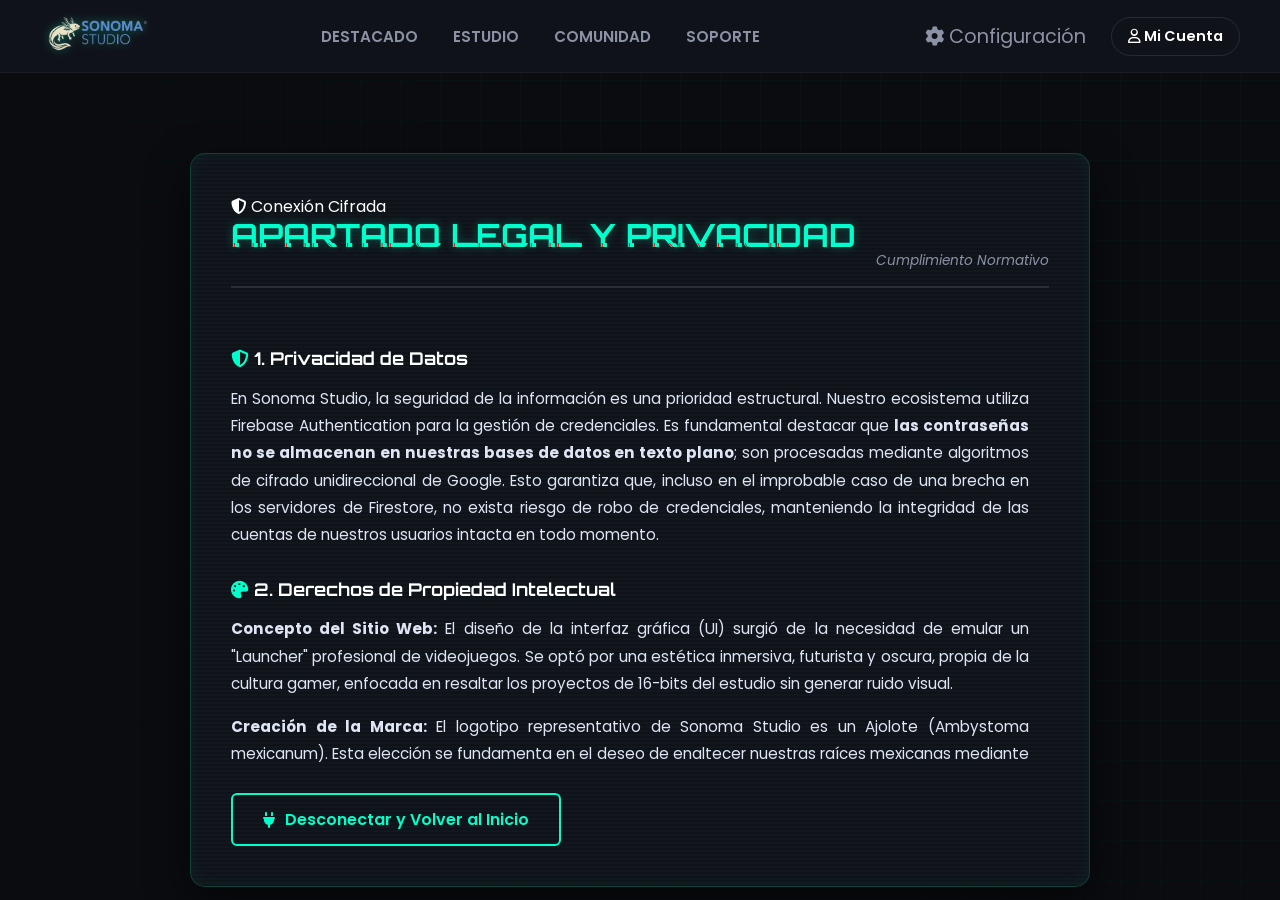
<file: privacidad.html>
<!DOCTYPE html>
<html lang="es">
<head>
    <meta charset="UTF-8">
    <meta name="viewport" content="width=device-width, initial-scale=1.0">
    <title>Política de Privacidad - Sonoma Studio</title>
    <link href="https://fonts.googleapis.com/css2?family=Orbitron:wght@800&family=Poppins:wght@300;400;600&family=Press+Start+2P&display=swap" rel="stylesheet">
    <link rel="stylesheet" href="https://cdnjs.cloudflare.com/ajax/libs/font-awesome/6.4.0/css/all.min.css">
    <link rel="stylesheet" href="styles.css">
</head>
<body class="page-fade-in"> 

    <div class="main-wrapper">
        <div class="game-background privacy-bg"></div>

        <header class="top-header">
            <div class="logo-container">
                <img src="imagenes/logo.png" alt="Sonoma Studio Logo" class="logo-img-effect" onclick="window.location.href='index.html'">
            </div>
            <nav class="main-nav">
                <a href="index.html">Destacado</a>
                <a href="estudio.html">Estudio</a>
                <a href="comunidad.html">Comunidad</a>
                <a href="soporte.html">Soporte</a>
            </nav>
                <div class="header-actions">
                <button class="action-btn settings-btn" id="btnAjustesHeader" onclick="abrirAjustes(this)">
                    <i class="fa-solid fa-gear"></i>
                    <span class="settings-text">Configuración</span>
                </button>

                <!-- Menú de cuenta corregido -->
                <div class="account-container" id="userAccount">
                    <button class="action-btn login-btn" onclick="window.location.href='cuenta.html'"><i class="fa-regular fa-user"></i> Mi Cuenta</button>
                    <div class="account-dropdown" id="accountDropdown">
                        <span class="gamertag-display">Agente Sonoma</span>
                        <a href="cuenta.html" id="btnIrPerfil">Perfil</a>
                        <a href="#" onclick="abrirModalLogout(event)">Cerrar Sesión</a>
                    </div>
                </div>
            </div>
        </header>

        <main class="content-area legal-page-container">
            
            <div class="legal-wrapper privacy-vault" style="margin: 40px auto; width: 100%;">
                
                <div class="security-badge" title="Tus datos están encriptados">
                    <i class="fa-solid fa-shield-halved"></i> Conexión Cifrada
                </div>

<div class="legal-header privacy-header">
                    <h2 class="glitch" data-text="APARTADO LEGAL Y PRIVACIDAD">APARTADO LEGAL Y PRIVACIDAD</h2>
                    <p class="last-updated">Cumplimiento Normativo</p>
                </div>
                
                <div class="legal-content privacy-text">
                    
                    <h3><i class="fa-solid fa-shield-halved" style="color: var(--primary-color);"></i> 1. Privacidad de Datos</h3>
                    <p>En Sonoma Studio, la seguridad de la información es una prioridad estructural. Nuestro ecosistema utiliza Firebase Authentication para la gestión de credenciales. Es fundamental destacar que <strong>las contraseñas no se almacenan en nuestras bases de datos en texto plano</strong>; son procesadas mediante algoritmos de cifrado unidireccional de Google. Esto garantiza que, incluso en el improbable caso de una brecha en los servidores de Firestore, no exista riesgo de robo de credenciales, manteniendo la integridad de las cuentas de nuestros usuarios intacta en todo momento.</p>

                    <h3 style="margin-top: 25px;"><i class="fa-solid fa-palette" style="color: var(--primary-color);"></i> 2. Derechos de Propiedad Intelectual</h3>
                    <p><strong>Concepto del Sitio Web:</strong> El diseño de la interfaz gráfica (UI) surgió de la necesidad de emular un "Launcher" profesional de videojuegos. Se optó por una estética inmersiva, futurista y oscura, propia de la cultura gamer, enfocada en resaltar los proyectos de 16-bits del estudio sin generar ruido visual.</p>
                    <p><strong>Creación de la Marca:</strong> El logotipo representativo de Sonoma Studio es un Ajolote (Ambystoma mexicanum). Esta elección se fundamenta en el deseo de enaltecer nuestras raíces mexicanas mediante una especie endémica, adaptándola a un diseño minimalista que represente la fusión entre la identidad cultural nacional y el desarrollo tecnológico.</p>

                    <h3 style="margin-top: 25px;"><i class="fa-solid fa-gavel" style="color: var(--primary-color);"></i> 3. Requisitos Legales</h3>
                    <ul style="list-style-type: square; padding-left: 20px; color: #d1d8e0; font-size: 0.95rem; line-height: 1.6;">
                        <li><strong>Autoría:</strong> Plataforma diseñada, estructurada y programada por Luis Fernando Murguía García, estudiante del CETI Río Santiago.</li>
                        <li><strong>Aviso Legal:</strong> Este sitio web opera como un entorno de simulación académica. Las pasarelas de pago, descargas de software y elementos comerciales no generan cargos financieros reales ni distribuyen ejecutables comerciales.</li>
                        <li><strong>Contacto Oficial:</strong> Para asuntos relacionados con el código o la infraestructura, la comunicación se centraliza en: <span style="color: var(--primary-color);">soporte.sonomastudio@gmail.com</span>.</li>
                    </ul>

                    <h3 style="margin-top: 25px;"><i class="fa-solid fa-user-lock" style="color: var(--primary-color);"></i> 4. Aviso de Privacidad</h3>
                    <p>De conformidad con los estándares de protección digital, informamos que los datos personales recopilados (correo electrónico, alias de jugador y telemetría de interacción) son utilizados estricta y exclusivamente para el funcionamiento interno de la plataforma. Esto incluye la autorización de sesiones, despliegue del catálogo de la API y generación de comprobantes de transacciones virtuales. Sonoma Studio no vende, alquila, ni cede esta información a terceros ni a corporaciones de marketing.</p>

                    <h3 style="margin-top: 25px;"><i class="fa-solid fa-code" style="color: var(--primary-color);"></i> 5. Transparencia y Responsabilidad</h3>
                    <p><strong>Desarrollo Auténtico:</strong> Declaramos con total transparencia que para la construcción de este sitio web <strong>no se utilizó ninguna plantilla comercial prefabricada</strong>. La maquetación en HTML5, la estilización en CSS3 y la interactividad del DOM fueron escritas completamente desde cero ("from scratch").</p>
                    <p><strong>Uso de Inteligencia Artificial:</strong> Se otorgan los créditos correspondientes al uso de modelos de Inteligencia Artificial como asistentes técnicos durante el ciclo de desarrollo. La IA fue instrumentada para optimizar lógicas complejas en JavaScript, estructurar conexiones seguras con la base de datos no relacional y depurar los endpoints de la API desarrollada en el entorno de Python/Flask. La conceptualización final, ensamblaje y control de calidad son autoría total del desarrollador humano.</p>

                </div>

                <button class="submit-btn btn-volver btn-privacy" onclick="window.location.href='index.html'" style="margin-top: 30px;"><i class="fa-solid fa-plug"></i> Desconectar y Volver al Inicio</button>
                </div>
            <footer class="studio-footer">
                <div class="footer-info">
                    <img src="imagenes/axolotito.png" alt="Sonoma Pequeño" class="logo-img-effect-small">
                    <p>&copy; 2026 Sonoma Studio. Todos los derechos reservados.</p>
                    
                    <div class="legal-links">
                        <a href="terminos.html">Términos y Condiciones</a>
                        <a href="privacidad.html">Política de Privacidad</a>
                        <a href="acuerdo.html">Acuerdo de Usuario</a>
                    </div>

                    <div class="payment-methods" title="Métodos de pago aceptados">
                        <i class="fa-brands fa-cc-visa"></i>
                        <i class="fa-brands fa-cc-mastercard"></i>
                        <i class="fa-brands fa-paypal"></i>
                    </div>
                </div>
                <div class="footer-links">
                    <a href="#"><i class="fa-brands fa-facebook-f"></i></a> 
                    <a href="#"><i class="fa-brands fa-twitter"></i></a>
                    <a href="#"><i class="fa-brands fa-youtube"></i></a>
                    <a href="#"><i class="fa-brands fa-discord"></i></a>
                </div>
            </footer>

        </main>
    </div>

    <script src="script.js"></script>
</body>
</html>
</file>
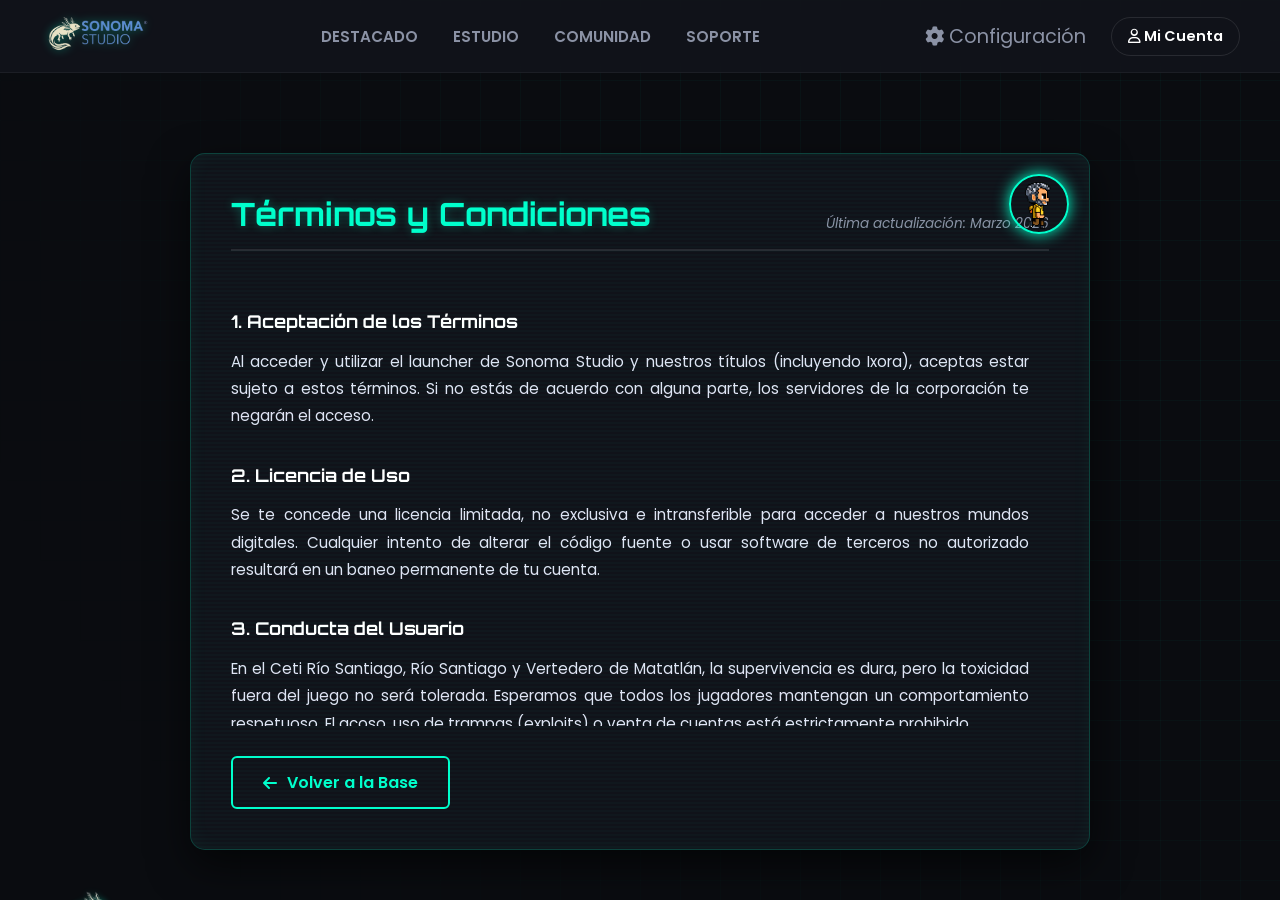
<file: terminos.html>
<!DOCTYPE html>
<html lang="es">
<head>
    <meta charset="UTF-8">
    <meta name="viewport" content="width=device-width, initial-scale=1.0">
    <title>Términos y Condiciones - Sonoma Studio</title>
    <link href="https://fonts.googleapis.com/css2?family=Orbitron:wght@800&family=Poppins:wght@300;400;600&family=Press+Start+2P&display=swap" rel="stylesheet">
    <link rel="stylesheet" href="https://cdnjs.cloudflare.com/ajax/libs/font-awesome/6.4.0/css/all.min.css">
    <link rel="stylesheet" href="styles.css">
</head>
<body class="page-fade-in"> 

    <div class="main-wrapper">
        <div class="game-background"></div>

        <header class="top-header">
            <div class="logo-container">
                <img src="imagenes/logo.png" alt="Sonoma Studio Logo" class="logo-img-effect" onclick="window.location.href='index.html'">
            </div>
            <nav class="main-nav">
                <a href="index.html">Destacado</a>
                <a href="estudio.html">Estudio</a>
                <a href="comunidad.html">Comunidad</a>
                <a href="soporte.html">Soporte</a>
            </nav>
                <div class="header-actions">
                <button class="action-btn settings-btn" id="btnAjustesHeader" onclick="abrirAjustes(this)">
                    <i class="fa-solid fa-gear"></i>
                    <span class="settings-text">Configuración</span>
                </button>

                <!-- Menú de cuenta corregido -->
                <div class="account-container" id="userAccount">
                    <button class="action-btn login-btn" onclick="window.location.href='cuenta.html'"><i class="fa-regular fa-user"></i> Mi Cuenta</button>
                    <div class="account-dropdown" id="accountDropdown">
                        <span class="gamertag-display">Agente Sonoma</span>
                        <a href="cuenta.html" id="btnIrPerfil">Perfil</a>
                        <a href="#" onclick="abrirModalLogout(event)">Cerrar Sesión</a>
                    </div>
                </div>
            </div>
        </header>

        <main class="content-area legal-page-container">
            
        <div class="legal-wrapper" style="margin: 40px auto; width: 100%;">
    
        <div class="ulises-avatar" title="Ulises está supervisando">
           <img src="imagenes/UlisesWalk.gif" alt="Ulises Supervision GIF">
             
        </div>

    <div class="legal-header">
        <h2>Términos y Condiciones</h2>
        <p class="last-updated">Última actualización: Marzo 2026</p>
    </div>
                
                <div class="legal-content">
                    <h3>1. Aceptación de los Términos</h3>
                    <p>Al acceder y utilizar el launcher de Sonoma Studio y nuestros títulos (incluyendo Ixora), aceptas estar sujeto a estos términos. Si no estás de acuerdo con alguna parte, los servidores de la corporación te negarán el acceso.</p>
                    
                    <h3>2. Licencia de Uso</h3>
                    <p>Se te concede una licencia limitada, no exclusiva e intransferible para acceder a nuestros mundos digitales. Cualquier intento de alterar el código fuente o usar software de terceros no autorizado resultará en un baneo permanente de tu cuenta.</p>

                    <h3>3. Conducta del Usuario</h3>
                    <p>En el Ceti Río Santiago, Río Santiago y Vertedero de Matatlán, la supervivencia es dura, pero la toxicidad fuera del juego no será tolerada. Esperamos que todos los jugadores mantengan un comportamiento respetuoso. El acoso, uso de trampas (exploits) o venta de cuentas está estrictamente prohibido.</p>

                    <h3>4. Compras y Bienes Virtuales</h3>
                    <p>Cualquier moneda virtual, pase de batalla o cosmético adquirido dentro del ecosistema de Sonoma Studio no tiene valor monetario en el mundo real y no es reembolsable, a menos que la ley local lo exija.</p>
                </div>

                <button class="submit-btn btn-volver" onclick="window.location.href='index.html'"><i class="fa-solid fa-arrow-left"></i> Volver a la Base</button>
            </div>

            <footer class="studio-footer">
                <div class="footer-info">
                    <img src="imagenes/axolotito.png" alt="Sonoma Pequeño" class="logo-img-effect-small">
                    <p>&copy; 2026 Sonoma Studio. Todos los derechos reservados.</p>
                    
                    <div class="legal-links">
                        <a href="terminos.html">Términos y Condiciones</a>
                        <a href="privacidad.html">Política de Privacidad</a>
                        <a href="acuerdo.html">Acuerdo de Usuario</a>
                    </div>

                    <div class="payment-methods" title="Métodos de pago aceptados">
                        <i class="fa-brands fa-cc-visa"></i>
                        <i class="fa-brands fa-cc-mastercard"></i>
                        <i class="fa-brands fa-paypal"></i>
                    </div>
                </div>
                <div class="footer-links">
                    <a href="#"><i class="fa-brands fa-facebook-f"></i></a> 
                    <a href="#"><i class="fa-brands fa-twitter"></i></a>
                    <a href="#"><i class="fa-brands fa-youtube"></i></a>
                    <a href="#"><i class="fa-brands fa-discord"></i></a>
                </div>
            </footer>

        </main>
    </div>

    <script src="script.js"></script>
</body>
</html>
</file>
<file: styles.css>
:root { --bg-dark: #0a0c10; --bg-sidebar: #12151c; --bg-header: rgba(18, 21, 28, 0.85); --primary-color: #00ffcc; --primary-hover: #00cca3; --text-main: #ffffff; --text-muted: #8b92a5; --card-bg: rgba(255, 255, 255, 0.03); }
::-webkit-scrollbar { width: 8px; } ::-webkit-scrollbar-track { background: var(--bg-dark); } ::-webkit-scrollbar-thumb { background: rgba(0, 255, 204, 0.3); border-radius: 10px; } ::-webkit-scrollbar-thumb:hover { background: var(--primary-color); }
* { margin: 0; padding: 0; box-sizing: border-box; font-family: 'Poppins', sans-serif; }
body { background-color: var(--bg-dark); color: var(--text-main); display: flex; height: 100vh; overflow: hidden; }

/* Links Globales Fix (Términos y Condiciones Neón) */
a { color: var(--primary-color); text-decoration: none; transition: 0.3s; }
a:hover { color: #fff; text-shadow: 0 0 10px var(--primary-color); }

/* Backgrounds & Layouts */
.game-background { position: absolute; top: 0; left: 0; width: 100%; height: 100%; z-index: -1; background-size: 40px 40px; background-image: linear-gradient(rgba(0, 255, 204, 0.03) 1px, transparent 1px), linear-gradient(90deg, rgba(0, 255, 204, 0.03) 1px, transparent 1px); mask-image: radial-gradient(circle at top right, black 40%, transparent 90%); -webkit-mask-image: radial-gradient(circle at top right, black 40%, transparent 90%); }
.main-wrapper { flex-grow: 1; display: flex; flex-direction: column; position: relative; }
.content-area { flex-grow: 1; padding: 40px 60px; overflow-y: auto; display: flex; flex-direction: column; justify-content: space-between; }

/* Sidebar */
.sidebar { width: 75px; background-color: var(--bg-sidebar); display: flex; flex-direction: column; align-items: center; padding: 20px 0; border-right: 1px solid rgba(255, 255, 255, 0.05); z-index: 100; }
.sidebar-icon { width: 50px; height: 50px; margin-bottom: 25px; border-radius: 12px; display: flex; justify-content: center; align-items: center; cursor: pointer; transition: all 0.3s ease; font-size: 1.4rem; color: var(--text-muted); background: rgba(255, 255, 255, 0.02); position: relative; }
.sidebar-icon:hover, .sidebar-icon.active { background: rgba(0, 255, 204, 0.1); color: var(--primary-color); border-left: 3px solid var(--primary-color); border-radius: 8px; }
.game-name-pixel { position: absolute; bottom: -18px; left: 50%; transform: translateX(-50%) translateY(-5px); font-family: 'Press Start 2P', system-ui; font-size: 0.55rem; color: var(--primary-color); opacity: 0; transition: all 0.3s ease; pointer-events: none; white-space: nowrap; z-index: 101; text-shadow: 1px 1px 0px #000; }
.sidebar-icon:hover .game-name-pixel { opacity: 1; transform: translateX(-50%) translateY(0); }
.sidebar-custom-logo { width: 32px; height: auto; object-fit: contain; filter: drop-shadow(0 0 5px rgba(0, 255, 204, 0.5)); transition: transform 0.3s ease; }
.sidebar-icon:hover .sidebar-custom-logo { transform: scale(1.1); }

/* Header & Nav */
.top-header { display: flex; justify-content: space-between; align-items: center; height: 80px; padding: 0 40px; background: var(--bg-header); backdrop-filter: blur(15px); border-bottom: 1px solid rgba(255, 255, 255, 0.05); position: relative; z-index: 1000; }
.main-nav { display: flex; gap: 35px; }
.main-nav a { color: var(--text-muted); text-decoration: none; font-size: 0.95rem; font-weight: 600; text-transform: uppercase; position: relative; transition: color 0.3s; }
.main-nav a:hover, .main-nav a.active { color: var(--text-main); }
.main-nav a::after { content: ''; position: absolute; bottom: -10px; left: 0; width: 0%; height: 2px; background-color: var(--primary-color); transition: width 0.3s ease; }
.main-nav a:hover::after, .main-nav a.active::after { width: 100%; }
.header-actions { display: flex; gap: 25px; align-items: center; }
.action-btn { background: transparent; border: none; color: var(--text-muted); font-size: 1.2rem; cursor: pointer; transition: 0.3s; }
.action-btn:hover { color: var(--primary-color); transform: scale(1.1); }
.login-btn { font-size: 0.9rem; font-weight: 600; padding: 8px 16px; border: 1px solid rgba(255,255,255,0.1); border-radius: 20px; color: var(--text-main); }
.login-btn:hover { border-color: var(--primary-color); background: rgba(0, 255, 204, 0.05); }
.logo-img-effect { height: 65px; width: auto; filter: drop-shadow(0 0 5px rgba(0, 255, 204, 0.4)); transition: all 0.4s ease; cursor: pointer; }
.logo-img-effect:hover { filter: drop-shadow(0 0 15px rgba(0, 255, 204, 1)); transform: scale(1.05); }
.logo-img-effect-small { height: 45px; width: auto; filter: drop-shadow(0 0 3px rgba(0, 255, 204, 0.4)); margin-bottom: 10px; }

/* Animaciones y Botones de Header */
@keyframes ring-ring { 0% { transform: rotate(0); } 10%, 30%, 50% { transform: rotate(15deg) scale(1.1); } 20%, 40%, 60% { transform: rotate(-15deg) scale(1.1); } 80%, 100% { transform: rotate(0) scale(1); } }
.action-btn:hover .fa-bell { animation: ring-ring 0.6s ease-in-out both; color: var(--primary-color); text-shadow: 0 0 10px var(--primary-color); }
.cart-btn { display: flex; align-items: center; border-radius: 20px; padding: 5px; position: relative; }
.cart-text { max-width: 0; opacity: 0; overflow: hidden; white-space: nowrap; font-size: 0.85rem; font-weight: 600; color: var(--primary-color); transition: all 0.4s ease; }
.cart-btn:hover .cart-text { max-width: 80px; opacity: 1; margin-left: 8px; }
.cart-btn:hover .fa-cart-shopping { transform: scale(1.1) rotate(-10deg); color: var(--primary-color); text-shadow: 0 0 10px var(--primary-color); }
@keyframes spin-gear { 100% { transform: rotate(360deg); } }
.sidebar-icon:hover .fa-gear, .settings-btn:hover .fa-gear { animation: spin-gear 1.5s linear infinite; color: var(--primary-color); text-shadow: 0 0 10px var(--primary-color); }

/* Badges (Notificaciones y Carrito) */
.cart-badge { position: absolute; top: 5px; right: 5px; background: red; color: white; font-size: 10px; padding: 4px 6px; border-radius: 50%; font-weight: bold; }
#btnNotificaciones { position: relative; display: inline-flex; justify-content: center; align-items: center; }
#notifBadge { top: -5px; right: -5px; position: absolute; background: red; color: white; font-size: 10px; padding: 4px 6px; border-radius: 50%; font-weight: bold;}
.cart-anim { animation: cartBounce 0.4s ease; }
@keyframes cartBounce { 0% { transform: scale(1); } 30% { transform: scale(1.3); } 60% { transform: scale(0.9); } 100% { transform: scale(1); } }
.bell-anim { animation: bellRing 0.5s ease; }
@keyframes bellRing { 0% { transform: rotate(0); } 25% { transform: rotate(15deg) scale(1.2); } 50% { transform: rotate(-15deg) scale(1.2); } 75% { transform: rotate(10deg) scale(1.1); } 100% { transform: rotate(0); } }

/* Hero (Index) */
.hero-section { display: flex; justify-content: space-between; align-items: center; flex-grow: 1; margin-bottom: 40px; position: relative; }
.hero-content { max-width: 650px; z-index: 2; }
.badge { background: rgba(0, 255, 204, 0.15); border: 1px solid var(--primary-color); color: var(--primary-color); padding: 5px 12px; border-radius: 4px; font-size: 0.75rem; font-weight: 800; letter-spacing: 1px; margin-bottom: 15px; display: inline-block; }
.pulse-badge { animation: pulse 2s infinite; }
@keyframes pulse { 0% { box-shadow: 0 0 0 0 rgba(0, 255, 204, 0.4); } 70% { box-shadow: 0 0 0 10px rgba(0, 255, 204, 0); } 100% { box-shadow: 0 0 0 0 rgba(0, 255, 204, 0); } }
.glitch { position: relative; font-size: 4.5rem; line-height: 1; margin-bottom: 20px; font-family: 'Orbitron', sans-serif; text-shadow: 0 5px 15px rgba(0,0,0,0.5); }
.glitch::before, .glitch::after { content: attr(data-text); position: absolute; top: 0; left: 0; width: 100%; height: 100%; background: transparent; }
.glitch::before { left: 2px; text-shadow: -1px 0 red; clip: rect(24px, 550px, 90px, 0); animation: glitch-anim-2 3s infinite linear alternate-reverse; }
.glitch::after { left: -2px; text-shadow: -1px 0 blue; clip: rect(85px, 550px, 140px, 0); animation: glitch-anim 2.5s infinite linear alternate-reverse; }
@keyframes glitch-anim { 0% { clip: rect(11px, 9999px, 86px, 0); } 20% { clip: rect(69px, 9999px, 14px, 0); } 40% { clip: rect(2px, 9999px, 63px, 0); } 60% { clip: rect(85px, 9999px, 16px, 0); } 80% { clip: rect(44px, 9999px, 33px, 0); } 100% { clip: rect(10px, 9999px, 77px, 0); } }
@keyframes glitch-anim-2 { 0% { clip: rect(65px, 9999px, 100px, 0); } 20% { clip: rect(14px, 9999px, 88px, 0); } 40% { clip: rect(89px, 9999px, 32px, 0); } 60% { clip: rect(22px, 9999px, 94px, 0); } 80% { clip: rect(74px, 9999px, 12px, 0); } 100% { clip: rect(31px, 9999px, 45px, 0); } }
.hero-content p { font-size: 1.1rem; color: var(--text-muted); margin-bottom: 35px; line-height: 1.6; }
.hero-buttons { display: flex; gap: 20px; }
.play-btn { background: var(--primary-color); color: #000; border: none; padding: 16px 40px; font-size: 1.1rem; font-weight: 800; border-radius: 4px; cursor: pointer; text-transform: uppercase; box-shadow: 0 0 20px rgba(0, 255, 204, 0.3); transition: 0.3s; display: flex; align-items: center; gap: 10px; }
.play-btn:hover { background: var(--primary-hover); box-shadow: 0 0 30px rgba(0, 255, 204, 0.6); transform: translateY(-2px); }
.secondary-btn { background: rgba(255,255,255,0.05); color: var(--text-main); border: 1px solid rgba(255,255,255,0.1); padding: 16px 30px; font-size: 1rem; font-weight: 600; border-radius: 4px; cursor: pointer; transition: 0.3s; }
.secondary-btn:hover { background: rgba(255,255,255,0.1); border-color: rgba(255,255,255,0.3); }
.prestige-bar { display: flex; gap: 25px; margin-top: 40px; border-top: 1px solid rgba(255, 255, 255, 0.1); padding-top: 20px; }
.prestige-item { color: var(--text-muted); font-size: 0.85rem; font-weight: 600; display: flex; align-items: center; gap: 8px; text-transform: uppercase; letter-spacing: 1px; }
.prestige-item i { font-size: 1.2rem; color: var(--primary-color); }
.hero-character { flex-grow: 1; display: flex; justify-content: flex-end; align-items: center; z-index: 1; height: 400px; position: relative; animation: float 6s ease-in-out infinite; }
.character-gif { max-height: 450px; width: auto; object-fit: contain; image-rendering: pixelated; filter: drop-shadow(0 0 30px rgba(0, 255, 204, 0.3)); }
@keyframes float { 0% { transform: translateY(0px); } 50% { transform: translateY(-15px); } 100% { transform: translateY(0px); } }

/* Noticias, Promos, Mapas & Soporte */
.news-section h3, .promo-section h3 { font-size: 1.3rem; margin-bottom: 25px; color: var(--text-main); display: flex; align-items: center; gap: 10px; font-family: 'Orbitron', sans-serif;}
.news-grid, .promo-grid { display: grid; grid-template-columns: repeat(3, 1fr); gap: 30px; }
.news-card, .promo-card { background: var(--card-bg); border: 1px solid rgba(255,255,255,0.05); border-radius: 12px; overflow: hidden; position: relative; transition: 0.3s; backdrop-filter: blur(10px); cursor: pointer; }
.news-card:hover, .promo-card:hover { transform: translateY(-5px); border-color: var(--primary-color); box-shadow: 0 10px 20px rgba(0,255,204,0.2); }
.news-card h4, .promo-info h4 { font-size: 1.05rem; color: white; margin-bottom: 10px; }
.news-card p { font-size: 0.85rem; color: var(--text-muted); padding: 0 20px 20px 20px; }
img.news-img, .promo-img { width: 100%; height: 180px; object-fit: cover; border-bottom: 1px solid rgba(255, 255, 255, 0.1); }
.promo-badge { position: absolute; top: 10px; right: 10px; background: #ff2a4b; color: white; padding: 5px 10px; border-radius: 5px; font-weight: bold; font-size: 0.8rem; z-index: 2; }
.promo-info { padding: 20px; }
.promo-price { color: var(--primary-color); font-size: 1.3rem; font-weight: bold; margin-bottom: 15px; }
.old-price { text-decoration: line-through; color: var(--text-muted); font-size: 0.9rem; margin-right: 10px; font-weight: normal; }
.map-container { border: 1px solid rgba(255,255,255,0.1); border-radius: 10px; overflow: hidden; margin-bottom: 15px; }
.support-wrapper { display: grid; grid-template-columns: 2fr 1fr; gap: 30px; margin: 40px 0; width: 100%; align-items: stretch; }
.support-container, .support-side-panel { background: var(--bg-header); border: 1px solid rgba(255, 255, 255, 0.05); border-radius: 15px; padding: 30px; box-shadow: 0 10px 30px rgba(0,0,0,0.5); }
.support-container h3, .support-side-panel h4 { font-family: 'Orbitron', sans-serif; color: white; margin-bottom: 25px; }
.support-side-panel h4 { color: var(--primary-color); font-size: 1.1rem; margin-bottom: 15px; }
.support-form { display: flex; flex-direction: column; gap: 20px; }
.form-row { display: flex; gap: 20px; }
.form-group { display: flex; flex-direction: column; gap: 8px; flex: 1; }
.form-group label { font-size: 0.9rem; color: var(--text-muted); font-weight: 600; }
.form-group input, .form-group select, .form-group textarea { background: rgba(0, 0, 0, 0.4); border: 1px solid rgba(255, 255, 255, 0.1); color: white; padding: 12px 15px; border-radius: 6px; transition: all 0.3s; }
.form-group input:focus, .form-group select:focus, .form-group textarea:focus { outline: none; border-color: var(--primary-color); box-shadow: 0 0 10px rgba(0, 255, 204, 0.2); }
.dark-select { appearance: none; background-image: url('data:image/svg+xml;utf8,<svg fill="%23a0a5b5" height="24" viewBox="0 0 24 24" width="24" xmlns="http://www.w3.org/2000/svg"><path d="M7 10l5 5 5-5z"/><path d="M0 0h24v24H0z" fill="none"/></svg>'); background-repeat: no-repeat; background-position-x: 98%; background-position-y: 50%; }
.dark-select option { background-color: var(--bg-sidebar); color: white; padding: 10px; }
.submit-btn { background: transparent; border: 2px solid var(--primary-color); color: var(--primary-color); padding: 12px 30px; font-size: 1rem; font-weight: 600; border-radius: 6px; cursor: pointer; transition: all 0.3s; align-self: flex-start; }
.submit-btn:hover { background: var(--primary-color); color: #000; }
.server-status { display: flex; justify-content: space-between; align-items: center; background: rgba(0,0,0,0.4); padding: 15px; border-radius: 8px; border: 1px solid rgba(255,255,255,0.05); margin-bottom: 15px; }
.status-indicator { display: flex; align-items: center; gap: 10px; font-size: 0.9rem; font-weight: 600; }
.dot.online { width: 10px; height: 10px; background-color: var(--primary-color); border-radius: 50%; box-shadow: 0 0 8px var(--primary-color); animation: pulse-dot 2s infinite; }
@keyframes pulse-dot { 0%, 100% { opacity: 1; } 50% { opacity: 0.4; } }
.ping-text { color: var(--text-muted); font-size: 0.85rem; }
.discord-card { margin-top: auto; background: linear-gradient(45deg, #5865F2 0%, #4752C4 100%); padding: 20px; border-radius: 10px; text-align: center; transition: transform 0.3s ease; cursor: pointer; }
.discord-card:hover { transform: translateY(-5px); box-shadow: 0 5px 20px rgba(88, 101, 242, 0.5); }
.discord-card i { font-size: 2.5rem; color: white; margin-bottom: 10px; }
.discord-card p { color: white; font-size: 0.9rem; font-weight: 600; }

/* =========================================
   PÁGINAS LEGALES
   ========================================= */
.page-fade-in { animation: aparecerPagina 0.4s ease-out forwards; }
@keyframes aparecerPagina { from { opacity: 0; transform: scale(0.98); } to { opacity: 1; transform: scale(1); } }
.panel-central { display: flex; justify-content: center; align-items: center; }
.legal-wrapper { width: 100%; max-width: 900px; background: var(--bg-header); border: 1px solid rgba(0, 255, 204, 0.2); border-radius: 15px; padding: 40px; box-shadow: 0 15px 40px rgba(0, 0, 0, 0.6), inset 0 0 20px rgba(0, 255, 204, 0.05); backdrop-filter: blur(15px); position: relative; margin: 0 auto; }
.legal-header { border-bottom: 2px solid rgba(255, 255, 255, 0.1); padding-bottom: 15px; margin-bottom: 25px; display: flex; justify-content: space-between; align-items: flex-end; }
.legal-header h2 { font-family: 'Orbitron', sans-serif; color: var(--primary-color); font-size: 2rem; text-shadow: 0 0 10px rgba(0, 255, 204, 0.3); }
.last-updated { color: var(--text-muted); font-size: 0.85rem; font-style: italic; }
.legal-content { color: #e0e5f5; line-height: 1.8; font-size: 0.95rem; max-height: 50vh; overflow-y: auto; padding-right: 20px; }
.legal-content h3 { color: white; margin-top: 30px; margin-bottom: 10px; font-family: 'Orbitron', sans-serif; font-size: 1.1rem; }
.legal-content p { margin-bottom: 15px; text-align: justify; }
.legal-content::-webkit-scrollbar { width: 6px; } .legal-content::-webkit-scrollbar-track { background: rgba(0,0,0,0.3); border-radius: 10px; } .legal-content::-webkit-scrollbar-thumb { background: rgba(0, 255, 204, 0.2); border-radius: 10px; } .legal-content::-webkit-scrollbar-thumb:hover { background: var(--primary-color); }
.btn-volver { margin-top: 30px; display: flex; align-items: center; gap: 10px; }
.legal-page-container { display: flex; flex-direction: column; justify-content: space-between; min-height: calc(100vh - 80px); }
@keyframes neonPulseBackground { 0%, 100% { box-shadow: inset 0 0 100px rgba(0, 255, 204, 0.03); } 50% { box-shadow: inset 0 0 150px rgba(0, 255, 204, 0.08); } }
.legal-page-container .game-background { animation: neonPulseBackground 10s ease-in-out infinite; background-image: linear-gradient(rgba(0, 0, 0, 0.8), rgba(0, 0, 0, 0.9)), url('imagenes/fondo-generico.jpg'); }
.legal-wrapper::after { content: ""; position: absolute; top: 0; left: 0; width: 100%; height: 100%; background-image: linear-gradient(0deg, transparent 50%, rgba(0, 255, 204, 0.02) 50%); background-size: 100% 4px; border-radius: 15px; pointer-events: none; z-index: 1; }
@keyframes glitchText { 0%, 100% { transform: translate(0); text-shadow: 0 0 10px rgba(0, 255, 204, 0.3); } 20%, 60% { transform: translate(-2px, 2px); text-shadow: -2px 0 red, 2px 0 blue; } 40%, 80% { transform: translate(2px, -2px); text-shadow: 2px 0 blue, -2px 0 red; } }
.legal-header h2:hover, .legal-content h3:hover { animation: glitchText 0.3s ease-in-out; color: #fff; }
.ulises-avatar { position: absolute; top: 20px; right: 20px; width: 60px; height: 60px; border-radius: 50%; border: 2px solid var(--primary-color); box-shadow: 0 0 15px var(--primary-color); overflow: hidden; z-index: 2; transition: transform 0.3s ease, box-shadow 0.3s ease; }
.ulises-avatar img { width: 100%; height: 100%; object-fit: cover; }
.ulises-avatar:hover { transform: scale(1.1) rotate(5deg); box-shadow: 0 0 25px var(--primary-color), 0 0 10px red; }

/* =========================================
   PÁGINA DE AUTENTICACIÓN Y PERFIL (RESTAURADOS)
   ========================================= */
.auth-page .sidebar { display: none; }
.auth-page .main-wrapper { margin-left: 0; }
.auth-page .content-area { padding: 60px 0 0 0; justify-content: flex-start; align-items: center; }
.glass-panel { background: rgba(10, 10, 12, 0.6); backdrop-filter: blur(20px); border: 1px solid rgba(0, 255, 204, 0.2); border-radius: 20px; box-shadow: 0 20px 50px rgba(0, 0, 0, 0.7); width: 100%; max-width: 500px; margin: 0 auto 60px auto; z-index: 10; pointer-events: auto; }
.auth-container { padding: 40px; }
.auth-header { text-align: center; margin-bottom: 30px; }
.auth-header h2 { font-family: 'Orbitron', sans-serif; color: var(--primary-color); font-size: 2rem; text-shadow: 0 0 15px rgba(0, 255, 204, 0.4); }
.auth-header p { color: var(--text-muted); font-size: 0.9rem; }
.auth-form { display: flex; flex-direction: column; gap: 15px; }
.input-group { position: relative; display: flex; align-items: center; }
.input-group i { position: absolute; left: 15px; color: rgba(255, 255, 255, 0.3); font-size: 1.1rem; }
.input-group input { width: 100%; padding: 15px 15px 15px 45px; background: rgba(0, 0, 0, 0.3); border: 1px solid rgba(255, 255, 255, 0.05); border-radius: 8px; color: white; transition: all 0.3s ease; }
.input-group input:focus { outline: none; border-color: var(--primary-color); background: rgba(0, 255, 204, 0.03); box-shadow: 0 0 10px rgba(0, 255, 204, 0.1); }
.auth-btn { margin-top: 15px; width: 100%; }
.divider { text-align: center; margin: 25px 0; color: var(--text-muted); font-size: 0.8rem; position: relative; font-family: 'Orbitron', sans-serif; }
.divider::before, .divider::after { content: ""; position: absolute; top: 50%; width: 30%; height: 1px; background: rgba(255, 255, 255, 0.1); }
.divider::before { left: 0; } .divider::after { right: 0; }
.social-login { display: flex; gap: 15px; margin-top: 15px; }
.social-btn { flex: 1; background: rgba(255, 255, 255, 0.05); border: 1px solid rgba(255, 255, 255, 0.1); color: white; padding: 12px; border-radius: 8px; font-size: 0.9rem; font-weight: 600; display: flex; align-items: center; justify-content: center; gap: 10px; cursor: pointer; transition: all 0.3s ease; }
.social-btn:hover { background: rgba(255, 255, 255, 0.1); border-color: rgba(255, 255, 255, 0.2); }
.google-btn i { color: #ea4335; font-size: 1.2rem; } .facebook-btn i { color: #1877f2; font-size: 1.2rem; }
.google-btn:hover { border-color: #4285F4; box-shadow: 0 0 15px rgba(66, 133, 244, 0.2); } .facebook-btn:hover { border-color: #1877F2; box-shadow: 0 0 15px rgba(24, 119, 242, 0.2); }
.hidden { display: none !important; }
@keyframes fadeAuth { from { opacity: 0; transform: translateY(20px); } to { opacity: 1; transform: translateY(0); } }
#authContainer > div:not(.hidden) { animation: fadeAuth 0.5s ease-out forwards; }

/* Menú Desplegable (Dropdown de Perfil) */
.account-container { position: relative; display: inline-block; z-index: 100; }
.account-dropdown { display: none; position: absolute; right: 0; top: 50px; background: rgba(15, 15, 18, 0.9); border: 1px solid rgba(0, 255, 204, 0.2); border-radius: 8px; min-width: 180px; box-shadow: 0 8px 16px rgba(0,0,0,0.5); backdrop-filter: blur(10px); overflow: hidden; }
.show-dropdown { display: block !important; animation: fadeAuth 0.3s ease-out; }
.account-dropdown a, .gamertag-display { color: white; padding: 12px 16px; text-decoration: none; display: block; font-size: 0.9rem; transition: all 0.3s ease; }
.gamertag-display { font-family: 'Orbitron', sans-serif; color: var(--primary-color); border-bottom: 1px solid rgba(255, 255, 255, 0.05); font-weight: 800; text-shadow: 0 0 8px rgba(0, 255, 204, 0.4); }
.account-dropdown a:hover { background: rgba(0, 255, 204, 0.05); color: var(--primary-color); }

/* Pestañas (Tabs) y Perfil Estético */
.auth-tabs { display: flex; background: rgba(0, 0, 0, 0.4); border-bottom: 1px solid rgba(255, 255, 255, 0.1); border-radius: 20px 20px 0 0; overflow: hidden; }
.tab-btn { flex: 1; background: transparent; border: none; color: var(--text-muted); padding: 15px 0; font-size: 0.95rem; font-weight: 600; font-family: 'Orbitron', sans-serif; cursor: pointer; transition: all 0.3s ease; border-bottom: 3px solid transparent; }
.tab-btn:hover { color: white; background: rgba(255, 255, 255, 0.02); }
.tab-btn.active { color: var(--primary-color); border-bottom-color: var(--primary-color); background: rgba(0, 255, 204, 0.05); text-shadow: 0 0 10px rgba(0, 255, 204, 0.4); }
.profile-info { text-align: center; padding: 20px 0; margin-bottom: 20px; background: rgba(0, 0, 0, 0.3); border-radius: 10px; border: 1px solid rgba(255, 255, 255, 0.05); }
.avatar-glow { width: 80px; height: 80px; background: rgba(0, 255, 204, 0.1); border: 2px solid var(--primary-color); border-radius: 50%; margin: 0 auto 15px auto; display: flex; justify-content: center; align-items: center; font-size: 2.5rem; color: var(--primary-color); box-shadow: 0 0 20px rgba(0, 255, 204, 0.3); }
#profileGamertagDisplay { font-family: 'Orbitron', sans-serif; font-size: 1.5rem; color: white; margin-bottom: 10px; }
.status-badge { display: inline-flex; align-items: center; gap: 8px; font-size: 0.85rem; color: var(--text-muted); background: rgba(0, 0, 0, 0.5); padding: 5px 12px; border-radius: 20px; }

/* Estadísticas de Juegos en Perfil */
.profile-games-nav { display: flex; justify-content: center; gap: 15px; margin-bottom: 20px; }
.game-tab-btn { width: 50px; height: 50px; border-radius: 10px; background: rgba(255, 255, 255, 0.05); border: 2px solid transparent; color: var(--text-muted); font-size: 1.4rem; display: flex; justify-content: center; align-items: center; cursor: pointer; transition: all 0.3s ease; }
.game-tab-btn:hover { background: rgba(0, 255, 204, 0.1); color: var(--primary-color); }
.game-tab-btn.active { border-color: var(--primary-color); color: var(--primary-color); box-shadow: 0 0 15px rgba(0, 255, 204, 0.3); }
.game-icon-img { width: 30px; border-radius: 5px; }
.stats-container { display: flex; flex-direction: column; gap: 10px; margin-bottom: 20px; transition: opacity 0.3s ease; }
.stat-item { background: rgba(0, 0, 0, 0.4); border: 1px solid rgba(255, 255, 255, 0.05); padding: 12px 20px; border-radius: 8px; color: white; display: flex; align-items: center; gap: 15px; font-weight: 600; }
.stat-item i { color: var(--primary-color); font-size: 1.2rem; width: 20px; text-align: center; }

/* =========================================
   CARRITO DE COMPRAS, PAGO Y E-COMMERCE
   ========================================= */
.btn-add-cart-pro { background: transparent; border: 2px solid var(--primary-color); color: var(--primary-color); padding: 10px 20px; border-radius: 4px; font-weight: 800; font-size: 0.85rem; text-transform: uppercase; cursor: pointer; transition: all 0.3s ease; width: 100%; margin-top: 10px; font-family: 'Orbitron', sans-serif; display: flex; align-items: center; justify-content: center; gap: 8px; }
.btn-add-cart-pro:hover { background: var(--primary-color); color: #000; box-shadow: 0 0 15px rgba(0, 255, 204, 0.4); transform: translateY(-2px); }
.cart-item { display: flex; align-items: center; gap: 15px; background: rgba(0,0,0,0.4); padding: 12px; border-radius: 10px; margin-bottom: 12px; border: 1px solid rgba(255,255,255,0.05); }
.cart-item img { width: 50px; height: 50px; border-radius: 6px; object-fit: cover; }
.cart-item-info { flex: 1; }
.cart-item-info h4 { font-size: 0.85rem; color: white; margin-bottom: 3px; }
.cart-item-info p { color: var(--primary-color); font-size: 0.9rem; font-weight: bold; }
.remove-item { background: transparent; border: none; color: #ff2a4b; cursor: pointer; padding: 5px; font-size: 1.1rem; transition: 0.3s; }
.remove-item:hover { transform: scale(1.2); }
.btn-mercado-pago { background: #009ee3; color: white; border: none; padding: 15px; border-radius: 8px; width: 100%; margin-top: 20px; font-weight: 800; font-size: 1rem; cursor: pointer; transition: 0.3s; }
.btn-mercado-pago:hover { background: #0087c1; transform: translateY(-2px); box-shadow: 0 5px 15px rgba(0, 158, 227, 0.4); }
.btn-mercado-pago img { filter: brightness(0) invert(1); }
.btn-disabled { background: #2a2d35 !important; border-color: #3f424a !important; color: #666 !important; cursor: not-allowed !important; pointer-events: none; filter: grayscale(1); box-shadow: none !important; }

/* =========================================
   MODALES Y PANTALLAS DE CARGA
   ========================================= */
#cartOverlay { position: fixed; top: 0; left: 0; width: 100%; height: 100%; background: rgba(0,0,0,0.8); border: none; border-radius: 0; padding: 0; max-height: none; z-index: 2000; }
.loader-spinner { width: 65px; height: 65px; border: 5px solid rgba(255, 255, 255, 0.1); border-top-color: var(--primary-color); border-radius: 50%; animation: spinPro 1s linear infinite; margin-bottom: 20px; box-shadow: 0 0 20px rgba(0, 255, 204, 0.2); }
@keyframes spinPro { 0% { transform: rotate(0deg); } 100% { transform: rotate(360deg); } }
.custom-modal-overlay { position: fixed; top: 0; left: 0; width: 100%; height: 100%; background: rgba(0, 0, 0, 0.8); backdrop-filter: blur(5px); z-index: 9999; display: flex; justify-content: center; align-items: center; }
.custom-modal { background: var(--bg-header); border: 1px solid rgba(255, 42, 75, 0.4); border-radius: 15px; padding: 30px 40px; text-align: center; box-shadow: 0 0 30px rgba(255, 42, 75, 0.2); max-width: 400px; animation: bounceIn 0.4s ease forwards; }
@keyframes bounceIn { 0% { transform: scale(0.8); opacity: 0; } 50% { transform: scale(1.05); opacity: 1; } 100% { transform: scale(1); opacity: 1; } }
.modal-icon { font-size: 3rem; color: #ff2a4b; margin-bottom: 15px; text-shadow: 0 0 15px rgba(255, 42, 75, 0.5); }
.custom-modal h3 { font-family: 'Orbitron', sans-serif; color: white; margin-bottom: 10px; font-size: 1.2rem; }
.custom-modal p { color: var(--text-muted); font-size: 0.9rem; margin-bottom: 25px; }
.modal-buttons { display: flex; gap: 15px; justify-content: center; }
.modal-btn { padding: 10px 20px; border-radius: 8px; font-weight: 600; cursor: pointer; transition: all 0.3s; border: 2px solid transparent; }
.btn-no { background: rgba(255, 255, 255, 0.05); color: white; border-color: rgba(255, 255, 255, 0.1); }
.btn-no:hover { background: rgba(255, 255, 255, 0.1); border-color: white; }
.btn-yes { background: rgba(255, 42, 75, 0.1); color: #ff2a4b; border-color: #ff2a4b; }
.btn-yes:hover { background: #ff2a4b; color: black; box-shadow: 0 0 15px rgba(255, 42, 75, 0.5); }

/* =========================================
   PANEL DE CONFIGURACIÓN Y VENTANAS LATERALES (DESLIZAN DESDE LA DERECHA)
   ========================================= */
.settings-overlay { position: fixed; top: 0; left: 0; right: 0; bottom: 0; background: rgba(0, 0, 0, 0.6); backdrop-filter: blur(4px); z-index: 9000; opacity: 0; pointer-events: none; transition: opacity 0.4s ease; }
.settings-overlay.show { opacity: 1; pointer-events: auto; }
.settings-drawer { position: absolute; top: 0; right: 0; width: 400px; height: 100%; margin: 0; border-radius: 20px 0 0 20px; border: 1px solid rgba(0, 255, 204, 0.2); border-right: none; transform: translateX(100%); transition: transform 0.4s cubic-bezier(0.2, 0.8, 0.2, 1); display: flex; flex-direction: column; background: rgba(10, 10, 12, 0.95); backdrop-filter: blur(20px); }
.settings-overlay.show .settings-drawer { transform: translateX(0); }
.settings-header { background: rgba(0, 0, 0, 0.5); padding: 20px 25px; display: flex; justify-content: space-between; align-items: center; }
.settings-header h2 { font-family: 'Orbitron', sans-serif; color: var(--primary-color); font-size: 1.3rem; }
.close-settings { background: transparent; border: none; color: var(--text-muted); font-size: 1.5rem; cursor: pointer; transition: all 0.3s ease; }
.close-settings:hover { color: #ff2a4b; transform: translateX(3px); }
.settings-topbar { display: flex; background: rgba(0, 0, 0, 0.3); border-bottom: 1px solid rgba(255, 255, 255, 0.05); }
.setting-tab-btn { flex: 1; background: transparent; border: none; color: var(--text-muted); padding: 15px 5px; font-size: 0.85rem; font-weight: 600; cursor: pointer; transition: all 0.3s ease; border-bottom: 3px solid transparent; }
.setting-tab-btn:hover { color: white; background: rgba(255, 255, 255, 0.02); }
.setting-tab-btn.active { color: var(--primary-color); border-bottom-color: var(--primary-color); background: rgba(0, 255, 204, 0.05); }
.settings-content { flex: 1; padding: 25px; overflow-y: auto; }
.setting-section h3 { font-family: 'Orbitron', sans-serif; color: white; margin-bottom: 5px; border-bottom: 1px solid rgba(255,255,255,0.1); padding-bottom: 10px; font-size: 1.1rem; }
.settings-desc { color: var(--text-muted); font-size: 0.85rem; margin-bottom: 25px; }

.dark-select { width: 100%; margin-top: 5px; background-color: rgba(0, 0, 0, 0.6); color: white; color-scheme: dark; border: 1px solid rgba(255, 255, 255, 0.1); padding: 10px; border-radius: 6px; }
.dark-select option { background-color: #12151c; color: white; }

.gamertag-manager label { display: block; color: var(--text-muted); font-size: 0.85rem; margin-bottom: 8px; font-weight: 600; }
.gamertag-manager input { width: 100%; padding: 12px 15px; background: rgba(0, 0, 0, 0.4); border: 1px solid rgba(255, 255, 255, 0.1); border-radius: 6px; color: white; }
.change-tag-group { display: flex; gap: 10px; }
.gamertag-status { font-size: 0.8rem; margin-top: 10px; font-style: italic; }

.premium-panel { margin-top: 20px; background: rgba(255, 42, 75, 0.05); border: 1px solid rgba(255, 42, 75, 0.3); border-radius: 8px; padding: 15px; text-align: center; }
.premium-panel h4 { color: #ff2a4b; margin-bottom: 5px; }
.premium-panel p { color: var(--text-muted); font-size: 0.85rem; margin-bottom: 15px; }
.premium-btn { background: transparent; border: 2px solid #ff2a4b; color: #ff2a4b; padding: 8px 20px; border-radius: 6px; cursor: pointer; font-weight: 600; transition: all 0.3s; }
.premium-btn:hover { background: #ff2a4b; color: black; box-shadow: 0 0 15px rgba(255, 42, 75, 0.5); }

.settings-row { margin-bottom: 20px; }
.settings-row label { color: var(--text-muted); font-weight: 600; font-size: 0.9rem; }
.slider-group { margin-bottom: 25px; }
.slider-group label { display: block; color: var(--text-muted); font-weight: 600; margin-bottom: 10px; }
.cyber-slider { -webkit-appearance: none; width: 100%; height: 6px; background: rgba(255, 255, 255, 0.1); border-radius: 3px; outline: none; }
.cyber-slider::-webkit-slider-thumb { -webkit-appearance: none; appearance: none; width: 20px; height: 20px; border-radius: 50%; background: var(--primary-color); cursor: pointer; box-shadow: 0 0 10px rgba(0, 255, 204, 0.5); transition: transform 0.2s; }
.cyber-slider::-webkit-slider-thumb:hover { transform: scale(1.2); }
.spin-infinite-active { animation: spin-gear-infinite 2s linear infinite !important; color: var(--primary-color) !important; text-shadow: 0 0 15px var(--primary-color) !important; }
@keyframes spin-gear-infinite { 100% { transform: rotate(360deg); } }

/* =========================================
   DISEÑO RESPONSIVO ESTABLE (MÓVILES)
   ========================================= */
@media screen and (max-width: 992px) {
    .news-grid, .promo-grid, .support-wrapper { grid-template-columns: repeat(2, 1fr) !important; }
}

@media screen and (max-width: 768px) {
    body { display: block !important; width: 100vw !important; height: 100vh !important; overflow: hidden !important; margin: 0 !important; padding: 0 !important; }
    
    .sidebar { width: 100% !important; height: 65px !important; display: flex !important; flex-direction: row !important; justify-content: space-around !important; align-items: center !important; position: fixed !important; bottom: 0 !important; left: 0 !important; z-index: 99999 !important; background: var(--bg-sidebar) !important; border-top: 1px solid rgba(0, 255, 204, 0.2) !important; border-right: none !important; }
    .sidebar-icon { flex: 1 !important; display: flex !important; justify-content: center !important; align-items: center !important; height: 100% !important; margin: 0 !important; border: none !important; border-radius: 0 !important; }
    .sidebar-icon.active { border-left: none !important; border-bottom: 3px solid var(--primary-color) !important; }
    .game-name-pixel { display: none !important; }

    .main-wrapper { width: 100% !important; height: calc(100vh - 65px) !important; position: absolute !important; top: 0 !important; left: 0 !important; overflow-y: auto !important; overflow-x: hidden !important; display: block !important; padding-bottom: 20px !important; }
    .content-area { padding: 15px !important; overflow-x: hidden !important; }

    .top-header { display: flex !important; flex-direction: column !important; align-items: center !important; height: auto !important; padding: 15px !important; gap: 15px !important; }
    .logo-container { display: flex !important; justify-content: center !important; width: 100% !important; }
    .main-nav { display: flex !important; flex-wrap: wrap !important; justify-content: center !important; gap: 10px !important; width: 100% !important; }
    .header-actions { display: flex !important; flex-wrap: wrap !important; justify-content: center !important; gap: 15px !important; width: 100% !important; }

    .news-grid, .promo-grid, .support-wrapper { grid-template-columns: 1fr !important; display: grid !important; gap: 20px !important; }
    .form-row { flex-direction: column !important; gap: 15px !important; }

    .hero-section { flex-direction: column !important; text-align: center !important; padding: 20px 0 !important; height: auto !important; }
    .hero-content p { font-size: 0.95rem !important; line-height: 1.5 !important; }
    .glitch { font-size: 1.8rem !important; white-space: normal !important; }
    .hero-buttons { display: flex !important; flex-direction: column !important; width: 100% !important; gap: 10px !important; }
    .hero-buttons button { width: 100% !important; margin: 0 !important; }
    .prestige-bar { flex-wrap: wrap !important; justify-content: center !important; }

    /* ESTO ARREGLA LO BLANCO FEO DE LA VENTANA EN CELULAR */
    .settings-overlay, .custom-modal-overlay { position: fixed !important; top: 0 !important; left: 0 !important; width: 100vw !important; height: 100vh !important; z-index: 999999 !important; display: none !important; }
    .settings-overlay:not(.hidden), .custom-modal-overlay:not(.hidden) { display: flex !important; align-items: center !important; justify-content: center !important; }
    .settings-drawer { 
        width: 95% !important; 
        max-height: 90vh !important; 
        overflow-y: auto !important; 
        padding: 20px !important; 
        background: rgba(10, 10, 12, 0.95) !important; /* Le devolvemos el color oscuro */
        border: 1px solid var(--primary-color) !important; /* Borde neón */
        border-radius: 15px !important; /* Bordes redondeados de vuelta */
    }
    .custom-modal { width: 90% !important; }
}
</file>
